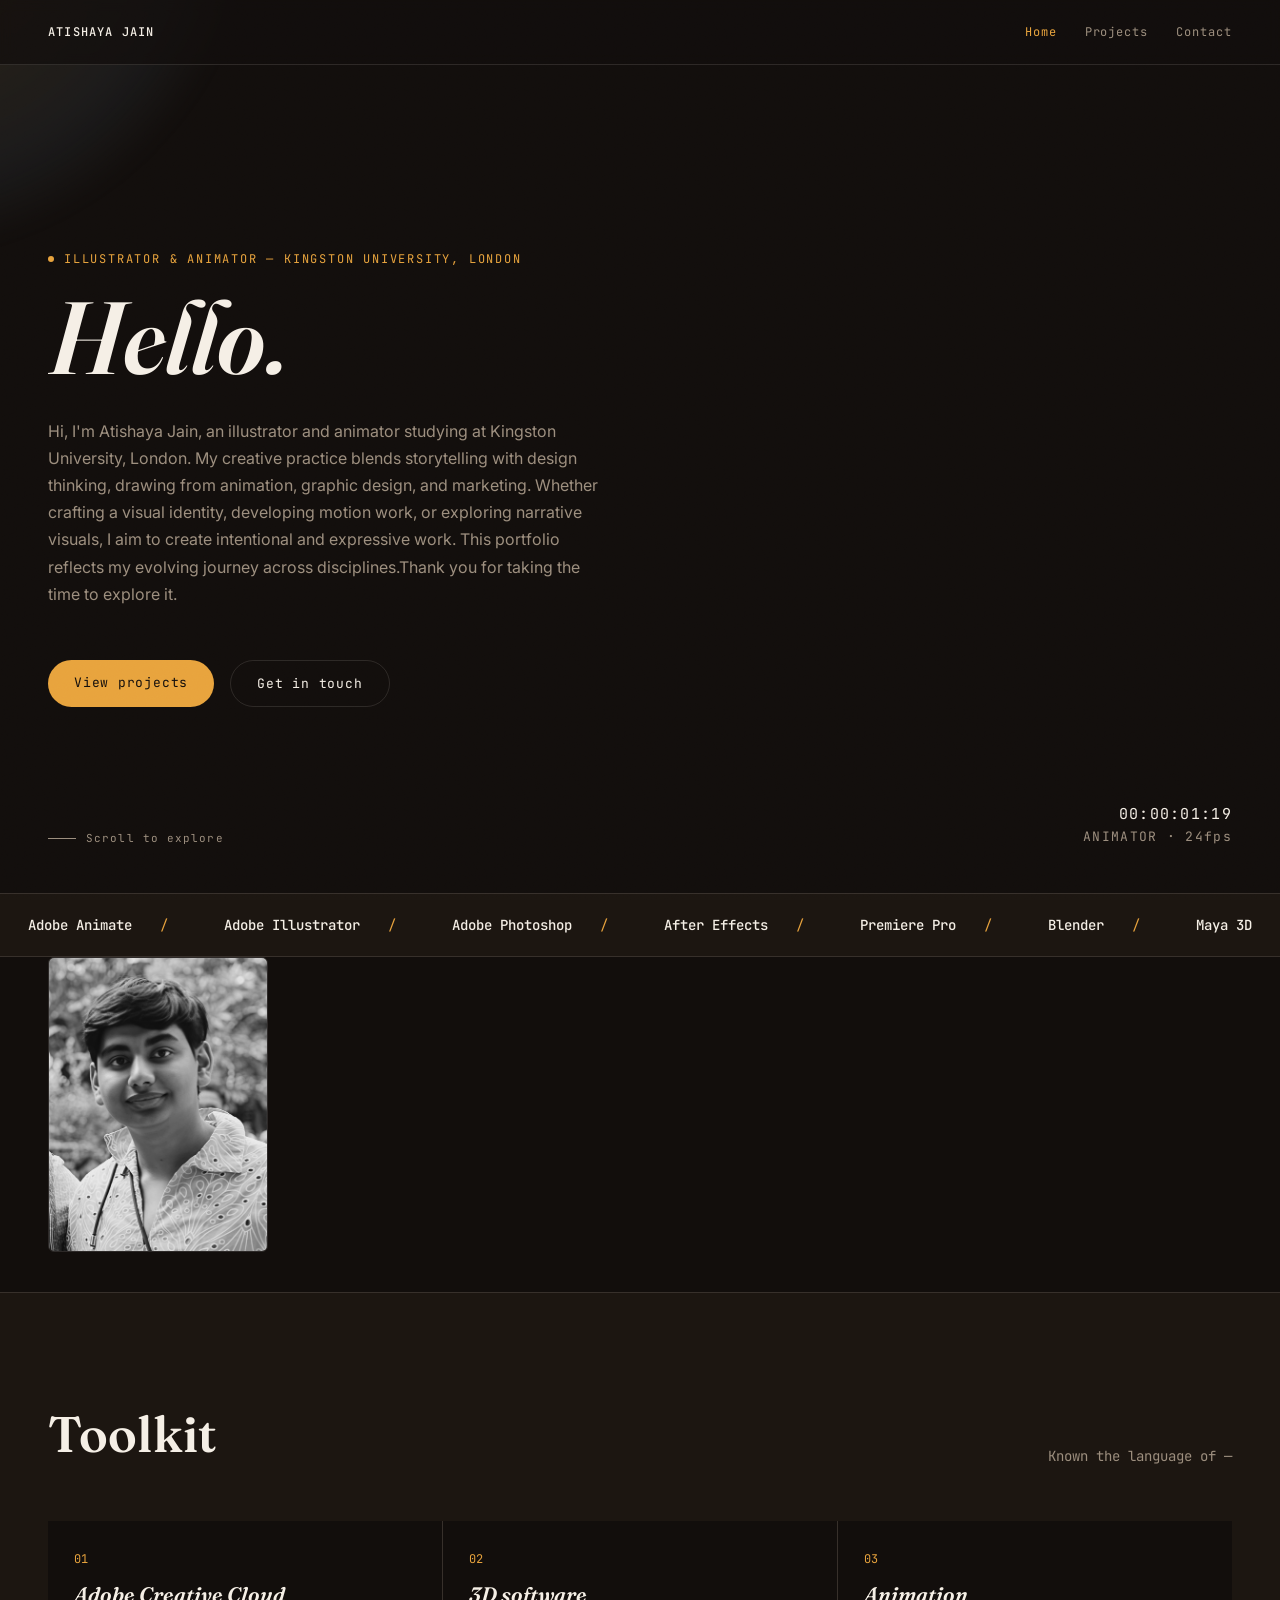
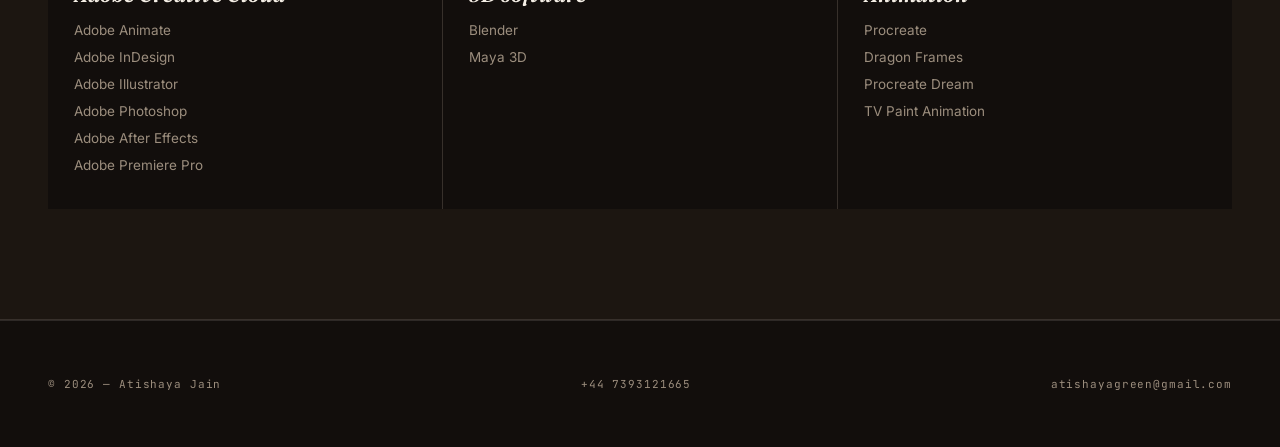
<file: index.html>
<!DOCTYPE html>
<html lang="en">
<head>
<meta charset="UTF-8">
<meta name="viewport" content="width=device-width, initial-scale=1.0">
<title>Atishaya Jain — Illustrator &amp; Animator</title>
<link rel="stylesheet" href="assets/style.css">
</head>
<body>

<div class="grain"></div>
<div class="blob" id="blob"></div>

<nav>
  <a class="mark" href="index.html">ATISHAYA JAIN</a>
  <div class="links">
    <a href="index.html" class="active">Home</a>
    <a href="projects.html">Projects</a>
    <a href="contact.html">Contact</a>
  </div>
</nav>

<section class="hero">
  <div class="hero-eyebrow"><span class="dot"></span> Illustrator &amp; animator — Kingston University, London</div>
  <h1 class="kinetic" id="kinetic-title">
    <span class="word"><span style="animation-delay:.05s">Hello.</span></span>
  </h1>
  <p class="hero-sub">Hi, I'm Atishaya Jain, an illustrator and animator studying at Kingston University, London. My creative practice blends storytelling with design thinking, drawing from animation, graphic design, and marketing. Whether crafting a visual identity, developing motion work, or exploring narrative visuals, I aim to create intentional and expressive work. This portfolio reflects my evolving journey across disciplines.Thank you for taking the time to explore it.</p>
  <div class="hero-actions">
    <a class="btn primary" href="projects.html">View projects</a>
    <a class="btn ghost" href="contact.html">Get in touch</a>
  </div>
  <div class="scroll-hint"><div class="line"></div> Scroll to explore</div>
  <div class="timecode"><span class="big" id="tc">00:00:00:00</span>ANIMATOR · 24fps</div>
</section>

<div class="marquee-wrap">
  <div class="marquee" id="marquee"></div>
</div>

<div class="headshot-wrap reveal">
  <img src="assets/media/headshot.png" alt="Portrait of Atishaya Jain">
</div>

<section class="skills" id="skills">
  <div class="section-head">
    <h2>Toolkit</h2>
    <p>Known the language of —</p>
  </div>
  <div class="skills-grid">
    <div class="skill reveal">
      <span class="idx">01</span>
      <h4>Adobe Creative Cloud</h4>
      <ul>
        <li>Adobe Animate</li>
        <li>Adobe InDesign</li>
        <li>Adobe Illustrator</li>
        <li>Adobe Photoshop</li>
        <li>Adobe After Effects</li>
        <li>Adobe Premiere Pro</li>
      </ul>
    </div>
    <div class="skill reveal">
      <span class="idx">02</span>
      <h4>3D software</h4>
      <ul>
        <li>Blender</li>
        <li>Maya 3D</li>
      </ul>
    </div>
    <div class="skill reveal">
      <span class="idx">03</span>
      <h4>Animation</h4>
      <ul>
        <li>Procreate</li>
        <li>Dragon Frames</li>
        <li>Procreate Dream</li>
        <li>TV Paint Animation</li>
      </ul>
    </div>
  </div>
</section>

<footer class="site-footer">
  <span>© 2026 — Atishaya Jain</span>
  <span>+44 7393121665</span>
  <span>atishayagreen@gmail.com</span>
</footer>

<script src="assets/script.js"></script>
</body>
</html>
</file>
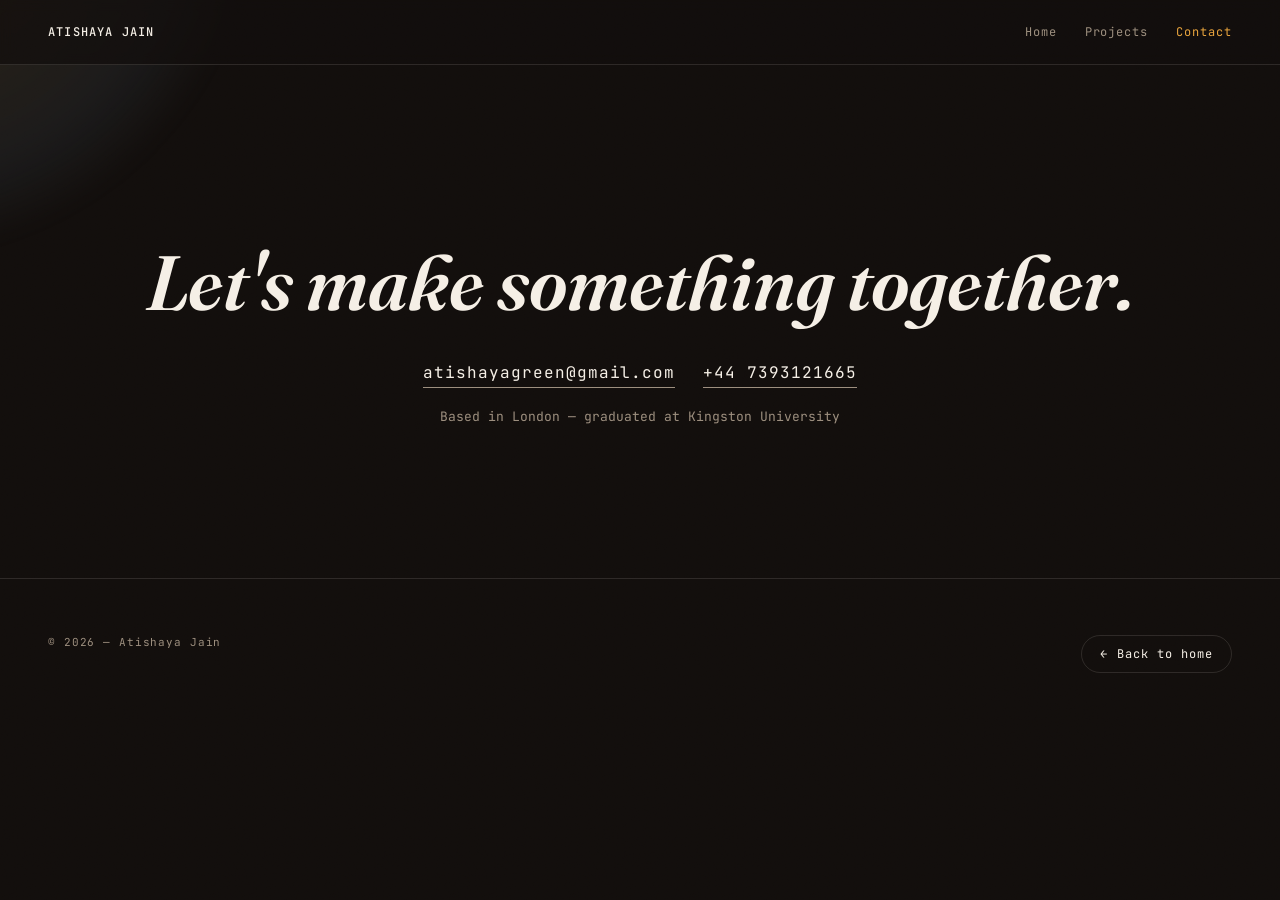
<file: contact.html>
<!DOCTYPE html>
<html lang="en">
<head>
<meta charset="UTF-8">
<meta name="viewport" content="width=device-width, initial-scale=1.0">
<title>Contact — Atishaya Jain</title>
<link rel="stylesheet" href="assets/style.css">
</head>
<body>

<div class="grain"></div>
<div class="blob" id="blob"></div>

<nav>
  <a class="mark" href="index.html">ATISHAYA JAIN</a>
  <div class="links">
    <a href="index.html">Home</a>
    <a href="projects.html">Projects</a>
    <a href="contact.html" class="active">Contact</a>
  </div>
</nav>

<section class="contact-hero reveal in">
  <h1>Let's make something together.</h1>
  <div>
    <a class="cut-link" href="mailto:atishayagreen@gmail.com">atishayagreen@gmail.com</a>
    <a class="cut-link" href="tel:+44 7393121665">+44 7393121665</a>
  </div>
  <p class="contact-details">Based in London — graduated at Kingston University</p>
</section>

<footer class="site-footer">
  <span>© 2026 — Atishaya Jain</span>
  <a class="back-home" href="index.html"><span class="arrow">←</span> Back to home</a>
</footer>

<script src="assets/script.js"></script>
</body>
</html>
</file>
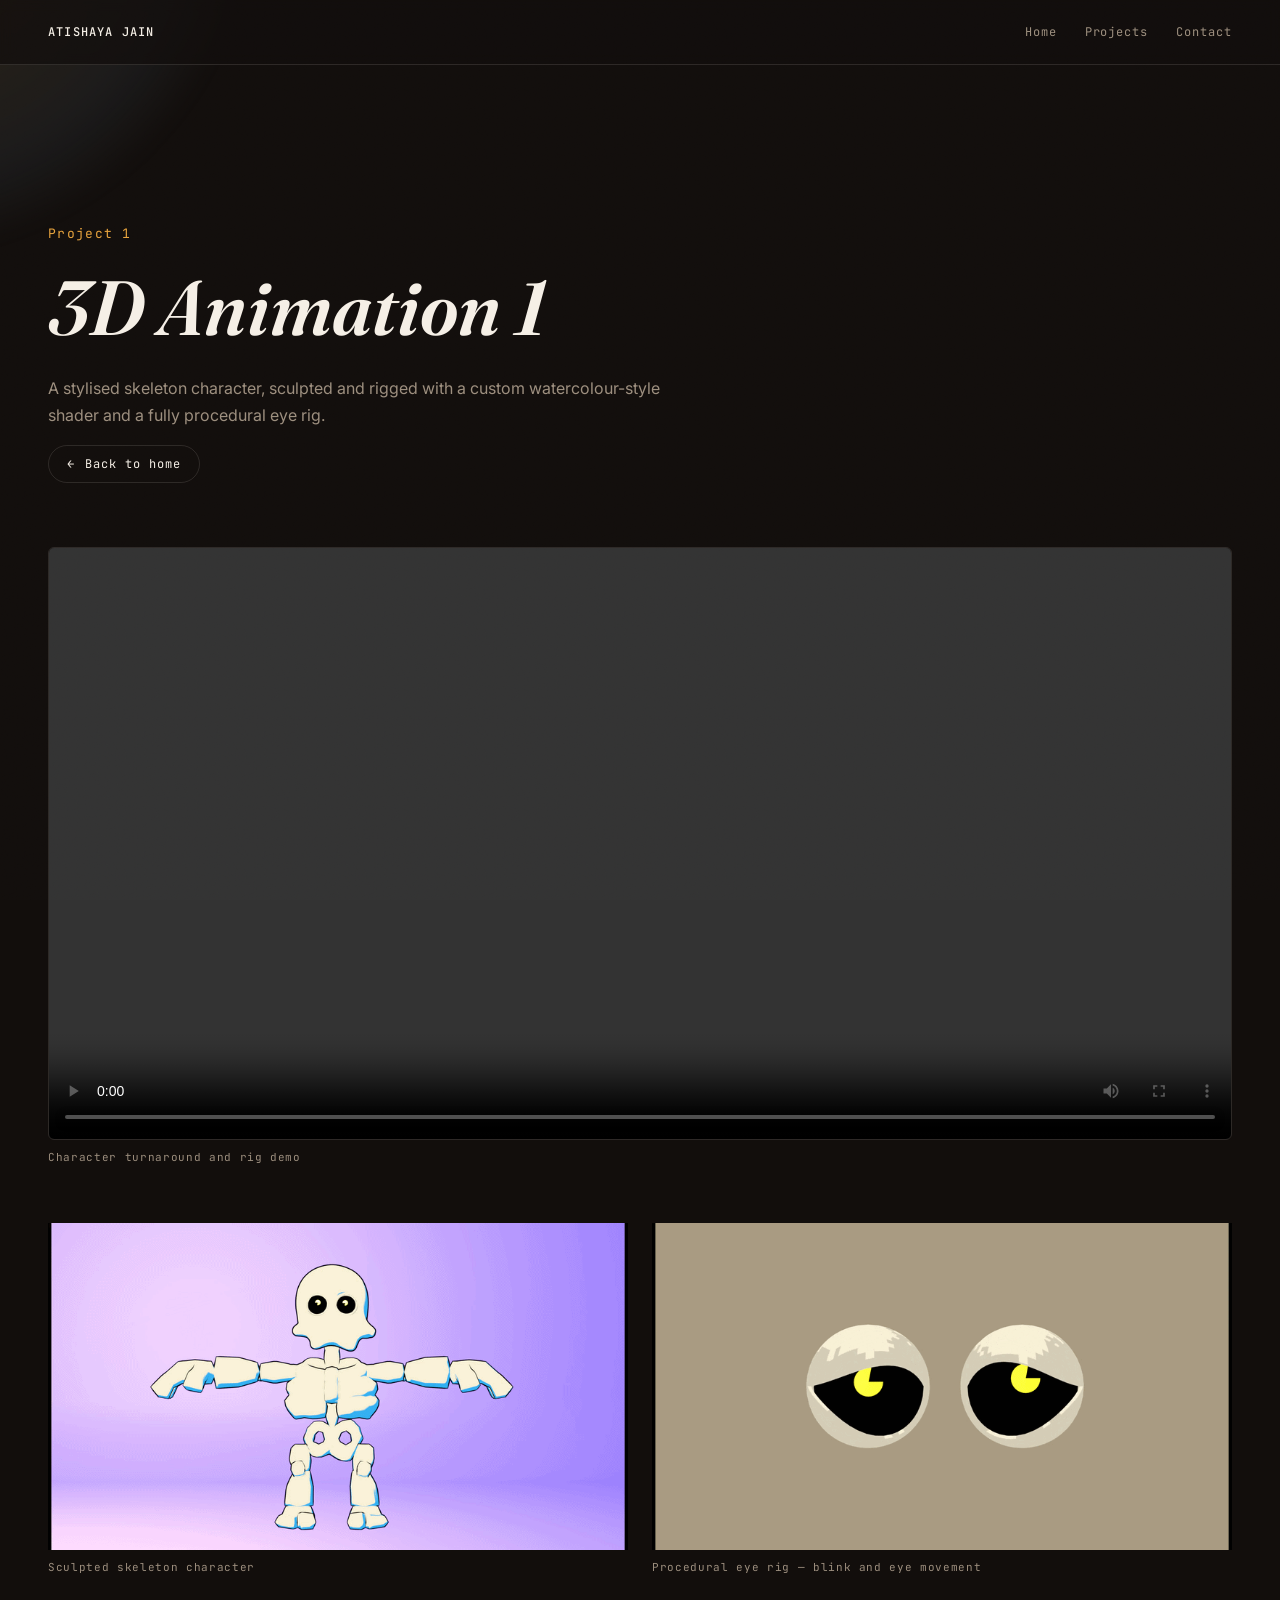
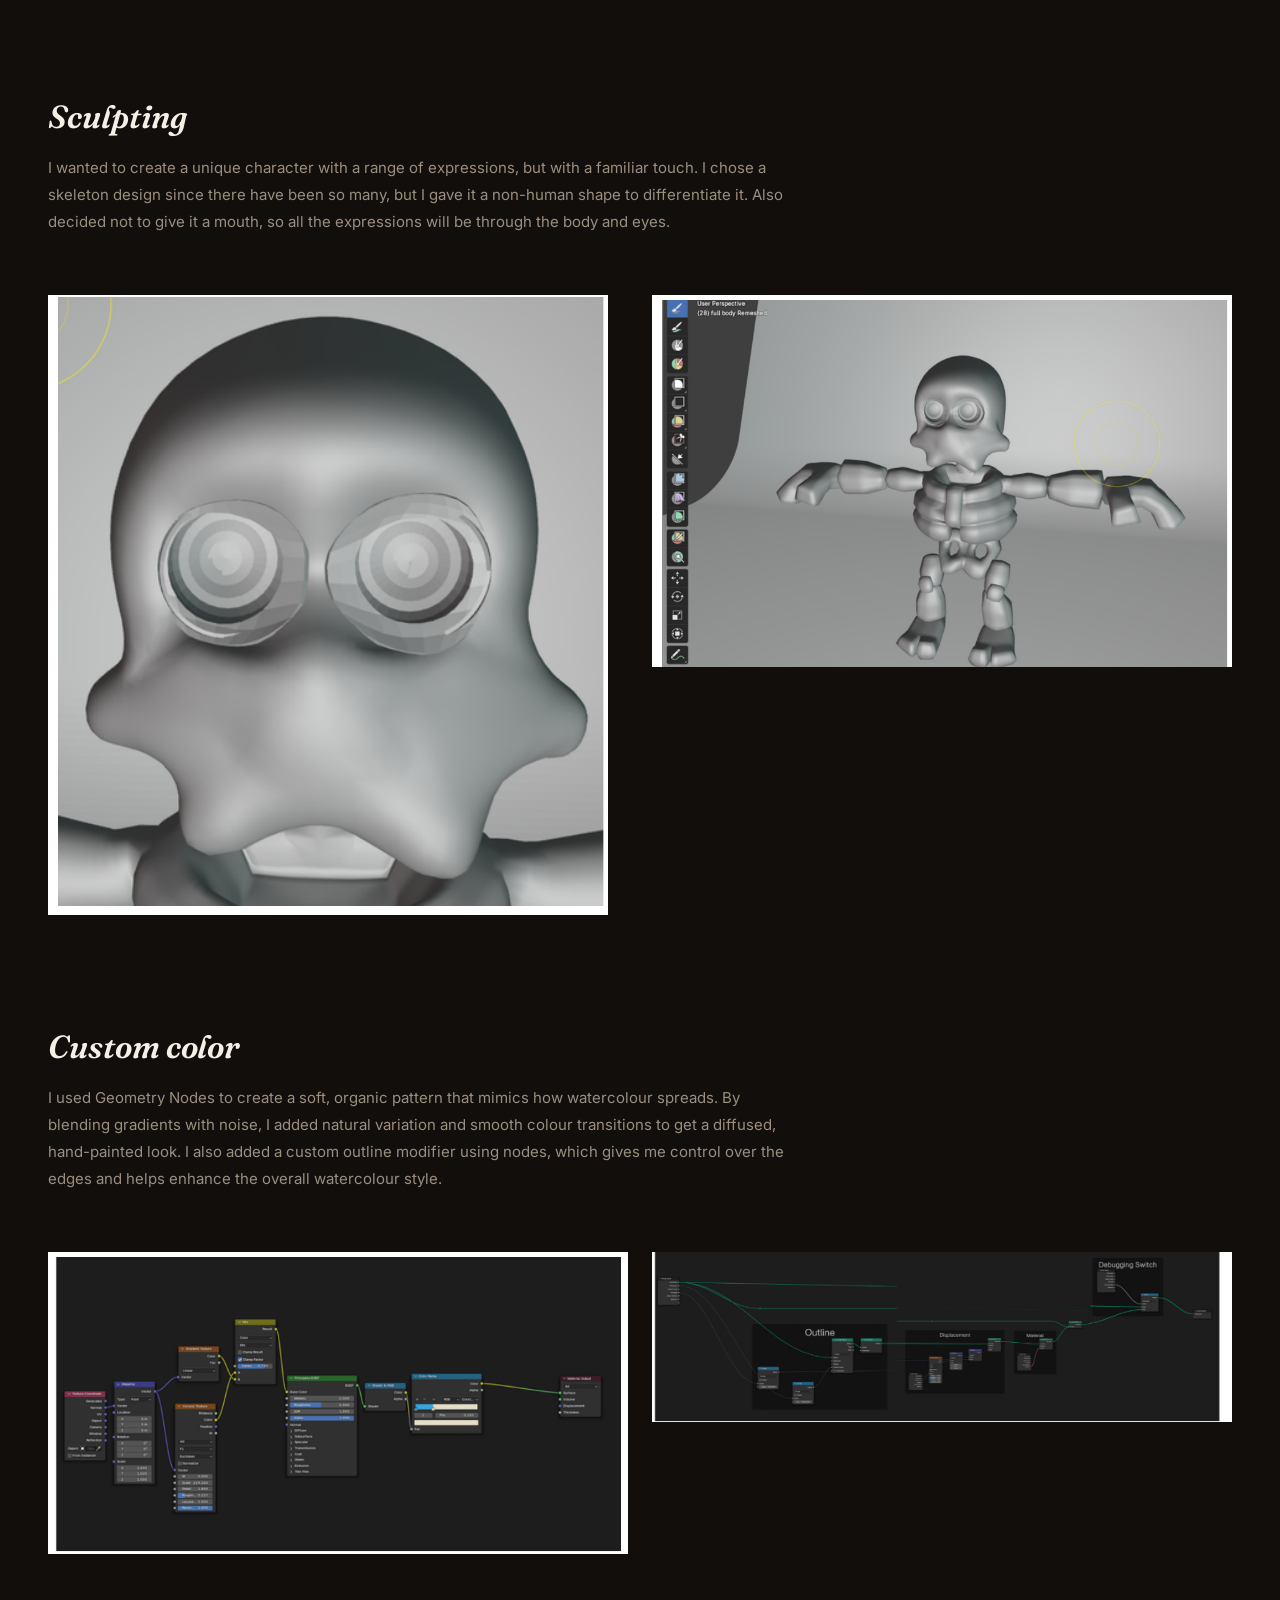
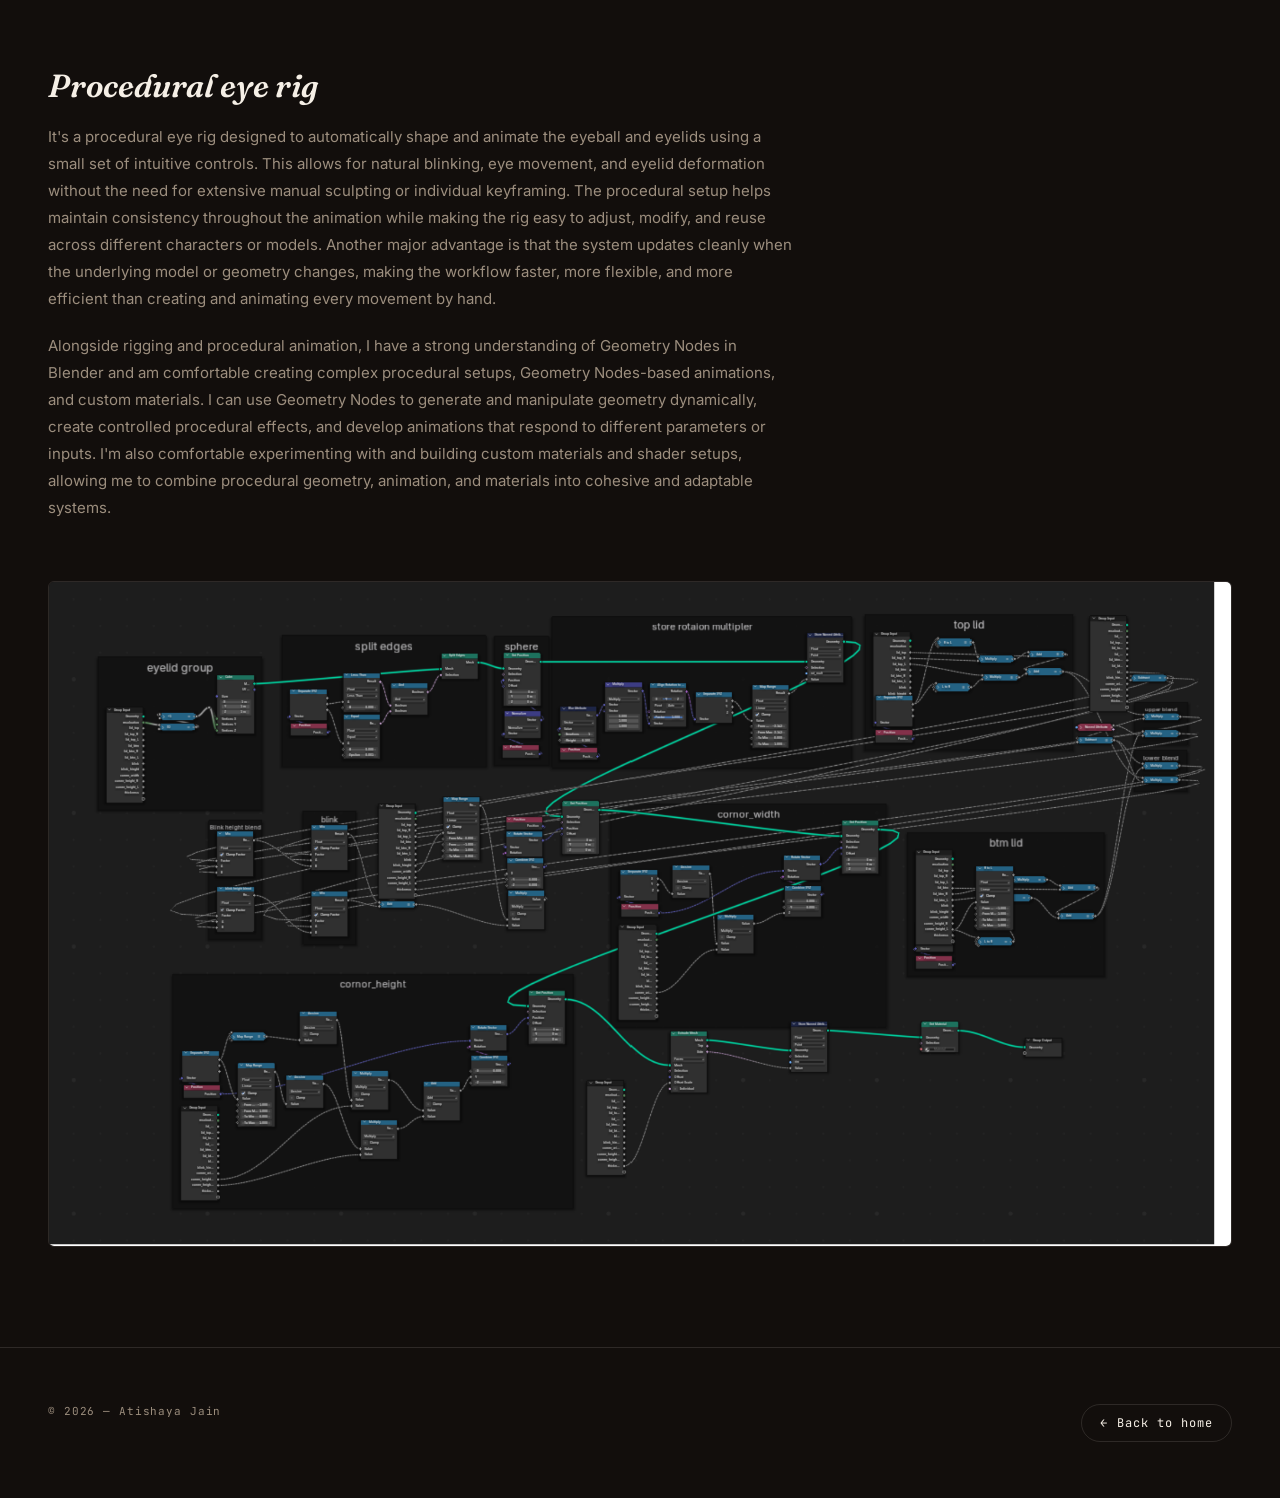
<file: project-1.html>
<!DOCTYPE html>
<html lang="en">
<head>
<meta charset="UTF-8">
<meta name="viewport" content="width=device-width, initial-scale=1.0">
<title>3D Animation 1 — Atishaya Jain</title>
<link rel="stylesheet" href="assets/style.css">
</head>
<body>

<div class="grain"></div>
<div class="blob" id="blob"></div>

<nav>
  <a class="mark" href="index.html">ATISHAYA JAIN</a>
  <div class="links">
    <a href="index.html">Home</a>
    <a href="projects.html">Projects</a>
    <a href="contact.html">Contact</a>
  </div>
</nav>

<section class="project-hero">
  <span class="num">Project 1</span>
  <h1 class="reveal in">3D Animation 1</h1>
  <p class="lede reveal in">A stylised skeleton character, sculpted and rigged with a custom watercolour-style shader and a fully procedural eye rig.</p>
  <a class="back-home" href="index.html"><span class="arrow">←</span> Back to home</a>
</section>

<div class="media-block reveal">
  <video controls playsinline src="assets/media/project_1.mp4"></video>
  <p class="media-caption">Character turnaround and rig demo</p>
</div>

<div class="media-grid">
  <div class="reveal">
    <img src="assets/media/project_1_gif.gif" alt="Skeleton character model turnaround">
    <p class="media-caption">Sculpted skeleton character</p>
  </div>
  <div class="reveal">
    <img src="assets/media/project_1_gif_2.gif" alt="Procedural eye rig demo showing blinking and eye movement">
    <p class="media-caption">Procedural eye rig — blink and eye movement</p>
  </div>
</div>

<div class="info-block reveal">
  <h2>Sculpting</h2>
  <p>I wanted to create a unique character with a range of expressions, but with a familiar touch. I chose a skeleton design since there have been so many, but I gave it a non-human shape to differentiate it. Also decided not to give it a mouth, so all the expressions will be through the body and eyes.</p>
</div>
<div class="media-grid">
  <div class="reveal"><img src="assets/renders_clean/p1-1a.png" alt="Sculpted skeleton character head, close-up"></div>
  <div class="reveal"><img src="assets/renders_clean/p1-1b.png" alt="Sculpted skeleton character, full body"></div>
</div>

<div class="info-block reveal">
  <h2>Custom color</h2>
  <p>I used Geometry Nodes to create a soft, organic pattern that mimics how watercolour spreads. By blending gradients with noise, I added natural variation and smooth colour transitions to get a diffused, hand-painted look. I also added a custom outline modifier using nodes, which gives me control over the edges and helps enhance the overall watercolour style.</p>
</div>
<div class="media-grid">
  <div class="reveal"><img src="assets/renders_clean/p1-2a.png" alt="Material shader node graph"></div>
  <div class="reveal"><img src="assets/renders_clean/p1-2b.png" alt="Outline material node graph"></div>
</div>

<div class="info-block reveal">
  <h2>Procedural eye rig</h2>
  <p>It's a procedural eye rig designed to automatically shape and animate the eyeball and eyelids using a small set of intuitive controls. This allows for natural blinking, eye movement, and eyelid deformation without the need for extensive manual sculpting or individual keyframing. The procedural setup helps maintain consistency throughout the animation while making the rig easy to adjust, modify, and reuse across different characters or models. Another major advantage is that the system updates cleanly when the underlying model or geometry changes, making the workflow faster, more flexible, and more efficient than creating and animating every movement by hand.</p>
  <p>Alongside rigging and procedural animation, I have a strong understanding of Geometry Nodes in Blender and am comfortable creating complex procedural setups, Geometry Nodes-based animations, and custom materials. I can use Geometry Nodes to generate and manipulate geometry dynamically, create controlled procedural effects, and develop animations that respond to different parameters or inputs. I'm also comfortable experimenting with and building custom materials and shader setups, allowing me to combine procedural geometry, animation, and materials into cohesive and adaptable systems.</p>
</div>

<div class="info-images">
  <div class="reveal"><img src="assets/renders/p1-4.png" alt="Procedural eye rig full node graph"></div>
</div>

<footer class="site-footer">
  <span>© 2026 — Atishaya Jain</span>
  <a class="back-home" href="index.html"><span class="arrow">←</span> Back to home</a>
</footer>

<script src="assets/script.js"></script>
</body>
</html>
</file>
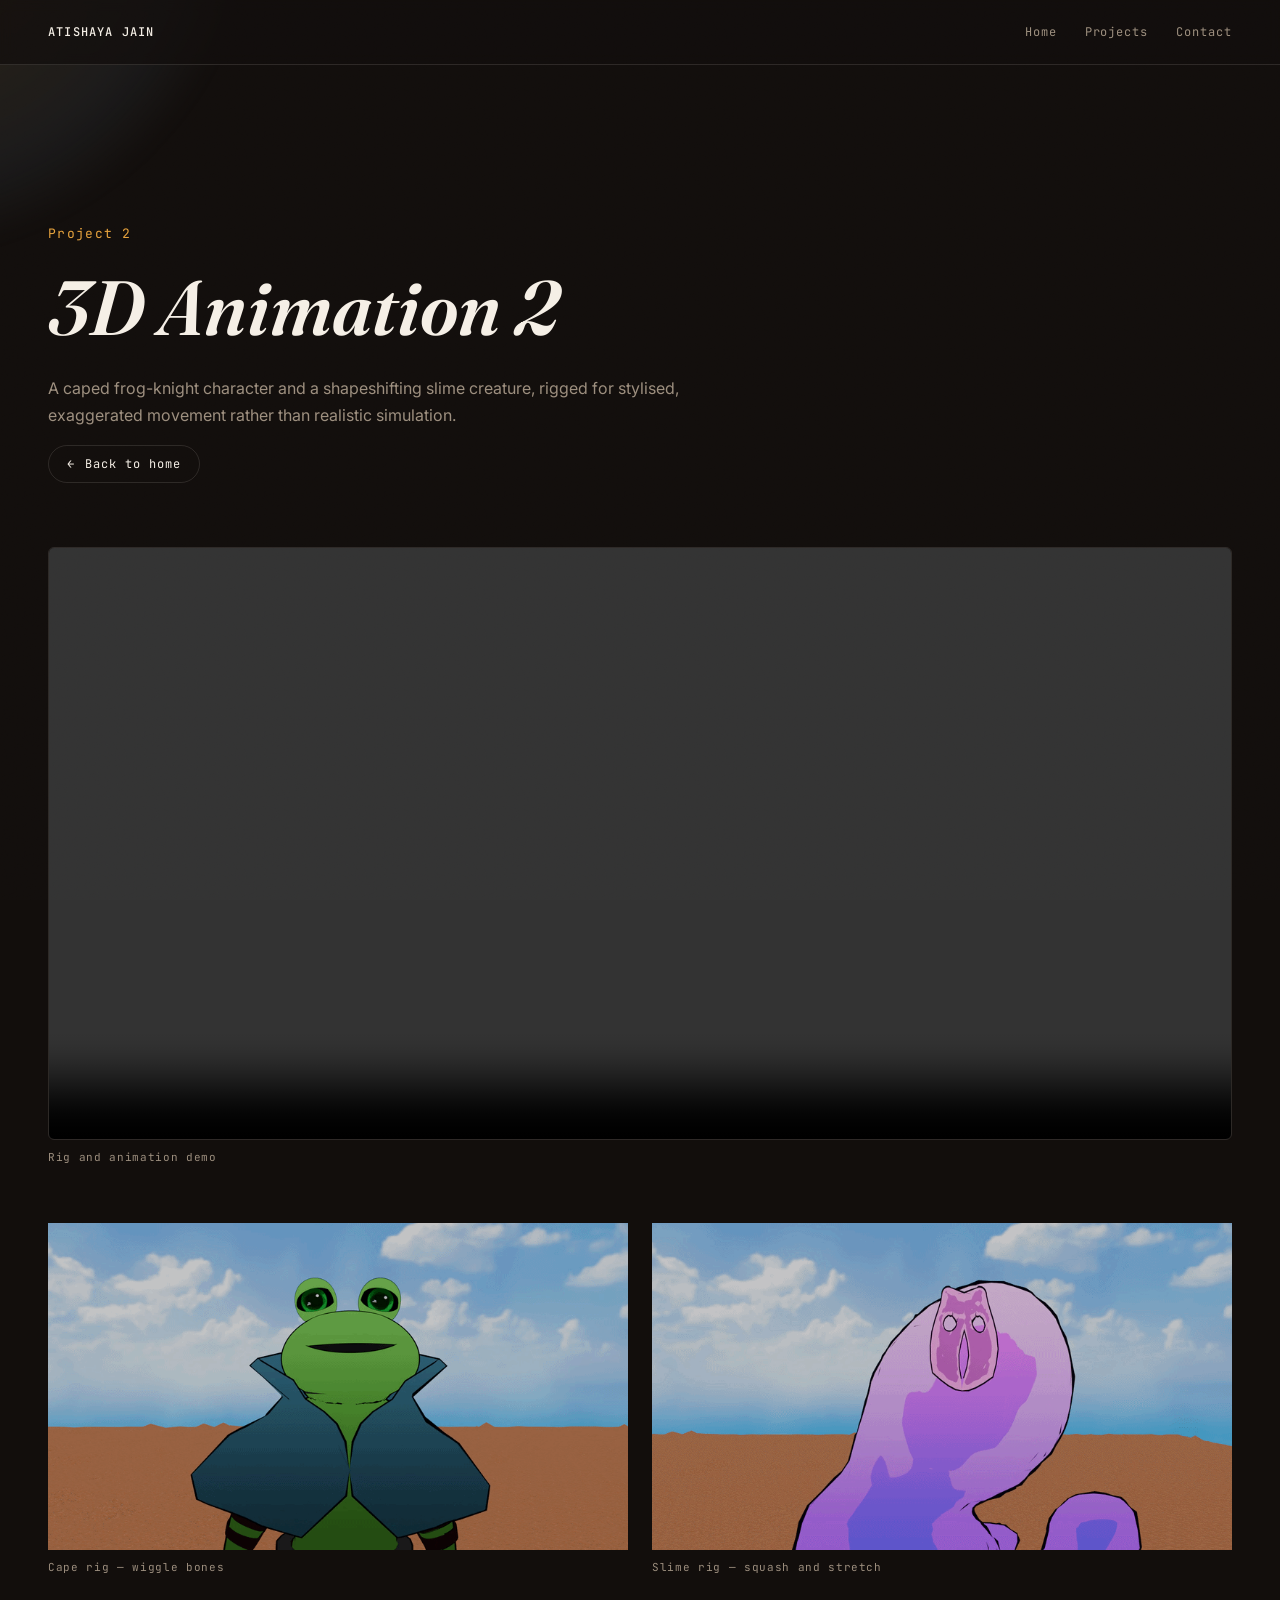
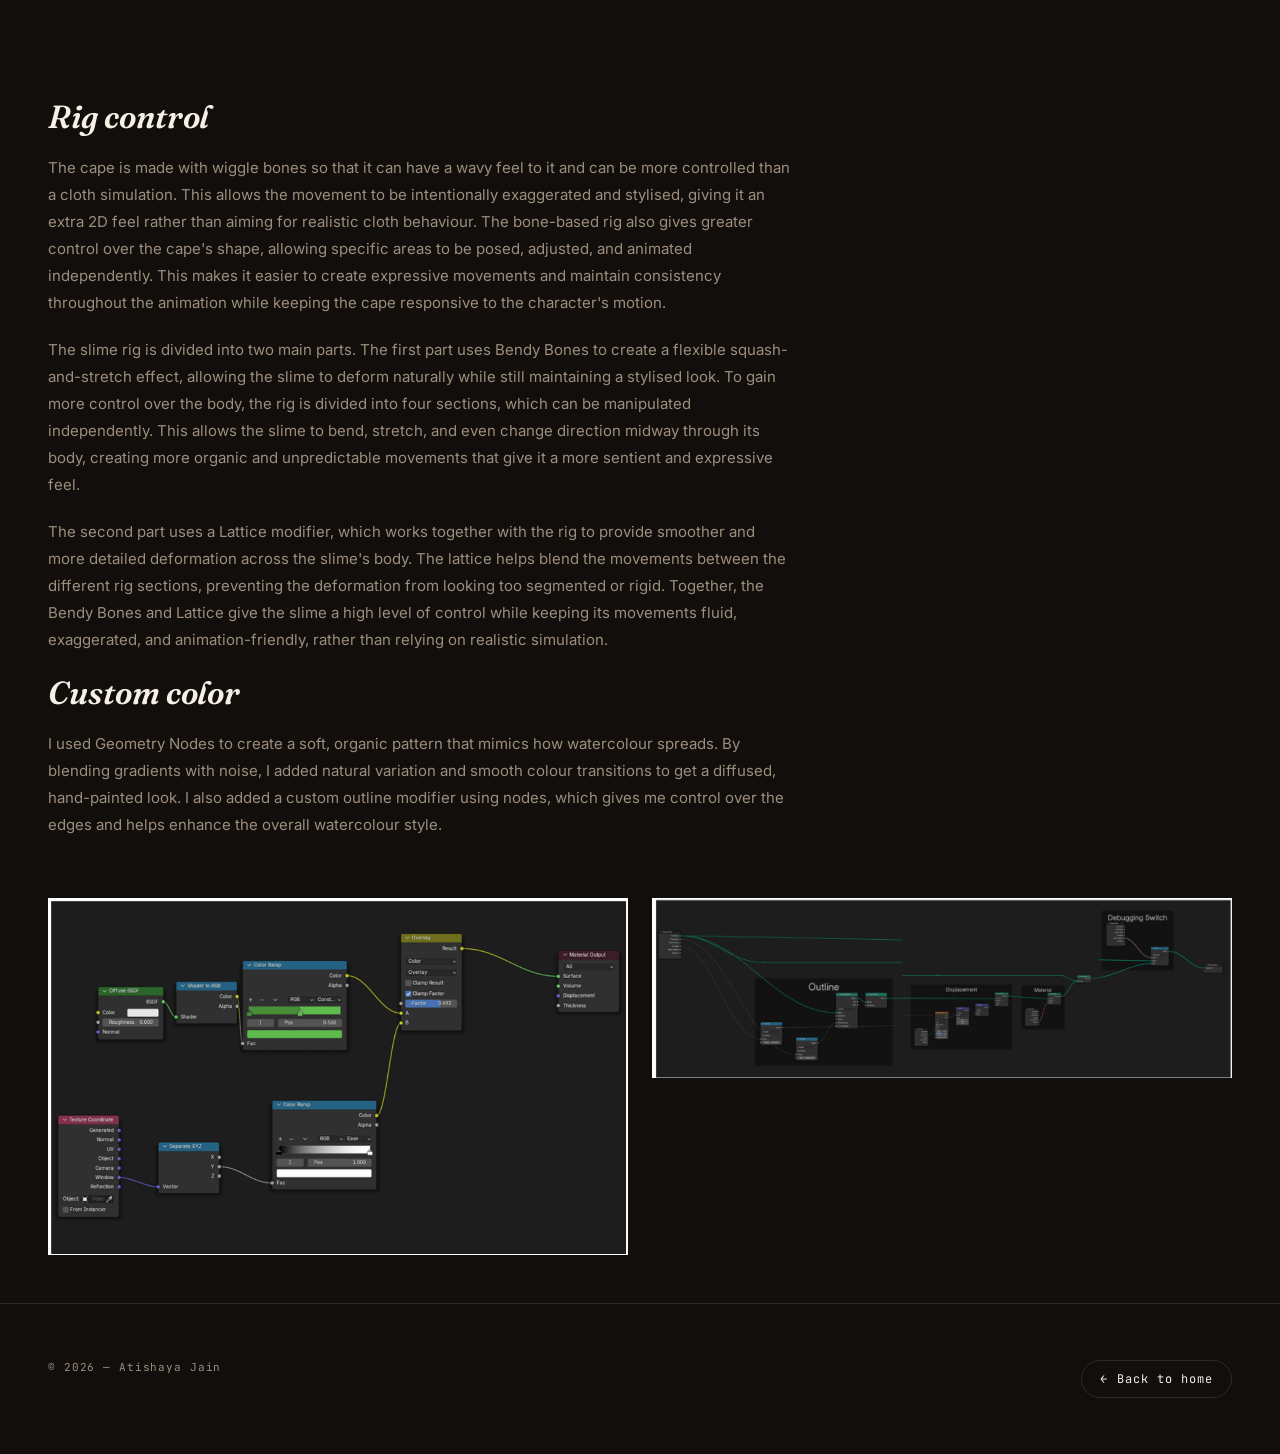
<file: project-2.html>
<!DOCTYPE html>
<html lang="en">
<head>
<meta charset="UTF-8">
<meta name="viewport" content="width=device-width, initial-scale=1.0">
<title>3D Animation 2 — Atishaya Jain</title>
<link rel="stylesheet" href="assets/style.css">
</head>
<body>

<div class="grain"></div>
<div class="blob" id="blob"></div>

<nav>
  <a class="mark" href="index.html">ATISHAYA JAIN</a>
  <div class="links">
    <a href="index.html">Home</a>
    <a href="projects.html">Projects</a>
    <a href="contact.html">Contact</a>
  </div>
</nav>

<section class="project-hero">
  <span class="num">Project 2</span>
  <h1 class="reveal in">3D Animation 2</h1>
  <p class="lede reveal in">A caped frog-knight character and a shapeshifting slime creature, rigged for stylised, exaggerated movement rather than realistic simulation.</p>
  <a class="back-home" href="index.html"><span class="arrow">←</span> Back to home</a>
</section>

<div class="media-block reveal">
  <video controls playsinline src="assets/media/project_2.mp4"></video>
  <p class="media-caption">Rig and animation demo</p>
</div>

<div class="media-grid">
  <div class="reveal">
    <img src="assets/media/project_2_gif.gif" alt="Frog knight character with wiggle-bone cape">
    <p class="media-caption">Cape rig — wiggle bones</p>
  </div>
  <div class="reveal">
    <img src="assets/media/project_2_gif_2.gif" alt="Purple slime creature demonstrating squash and stretch">
    <p class="media-caption">Slime rig — squash and stretch</p>
  </div>
</div>

<div class="info-block reveal">
  <h2>Rig control</h2>
  <p>The cape is made with wiggle bones so that it can have a wavy feel to it and can be more controlled than a cloth simulation. This allows the movement to be intentionally exaggerated and stylised, giving it an extra 2D feel rather than aiming for realistic cloth behaviour. The bone-based rig also gives greater control over the cape's shape, allowing specific areas to be posed, adjusted, and animated independently. This makes it easier to create expressive movements and maintain consistency throughout the animation while keeping the cape responsive to the character's motion.</p>
  <p>The slime rig is divided into two main parts. The first part uses Bendy Bones to create a flexible squash-and-stretch effect, allowing the slime to deform naturally while still maintaining a stylised look. To gain more control over the body, the rig is divided into four sections, which can be manipulated independently. This allows the slime to bend, stretch, and even change direction midway through its body, creating more organic and unpredictable movements that give it a more sentient and expressive feel.</p>
  <p>The second part uses a Lattice modifier, which works together with the rig to provide smoother and more detailed deformation across the slime's body. The lattice helps blend the movements between the different rig sections, preventing the deformation from looking too segmented or rigid. Together, the Bendy Bones and Lattice give the slime a high level of control while keeping its movements fluid, exaggerated, and animation-friendly, rather than relying on realistic simulation.</p>

  <h2>Custom color</h2>
  <p>I used Geometry Nodes to create a soft, organic pattern that mimics how watercolour spreads. By blending gradients with noise, I added natural variation and smooth colour transitions to get a diffused, hand-painted look. I also added a custom outline modifier using nodes, which gives me control over the edges and helps enhance the overall watercolour style.</p>
</div>
<div class="media-grid">
  <div class="reveal"><img src="assets/renders_clean/p2-2a.png" alt="Material shader node graph"></div>
  <div class="reveal"><img src="assets/renders_clean/p2-2b.png" alt="Outline material node graph"></div>
</div>

<footer class="site-footer">
  <span>© 2026 — Atishaya Jain</span>
  <a class="back-home" href="index.html"><span class="arrow">←</span> Back to home</a>
</footer>

<script src="assets/script.js"></script>
</body>
</html>
</file>
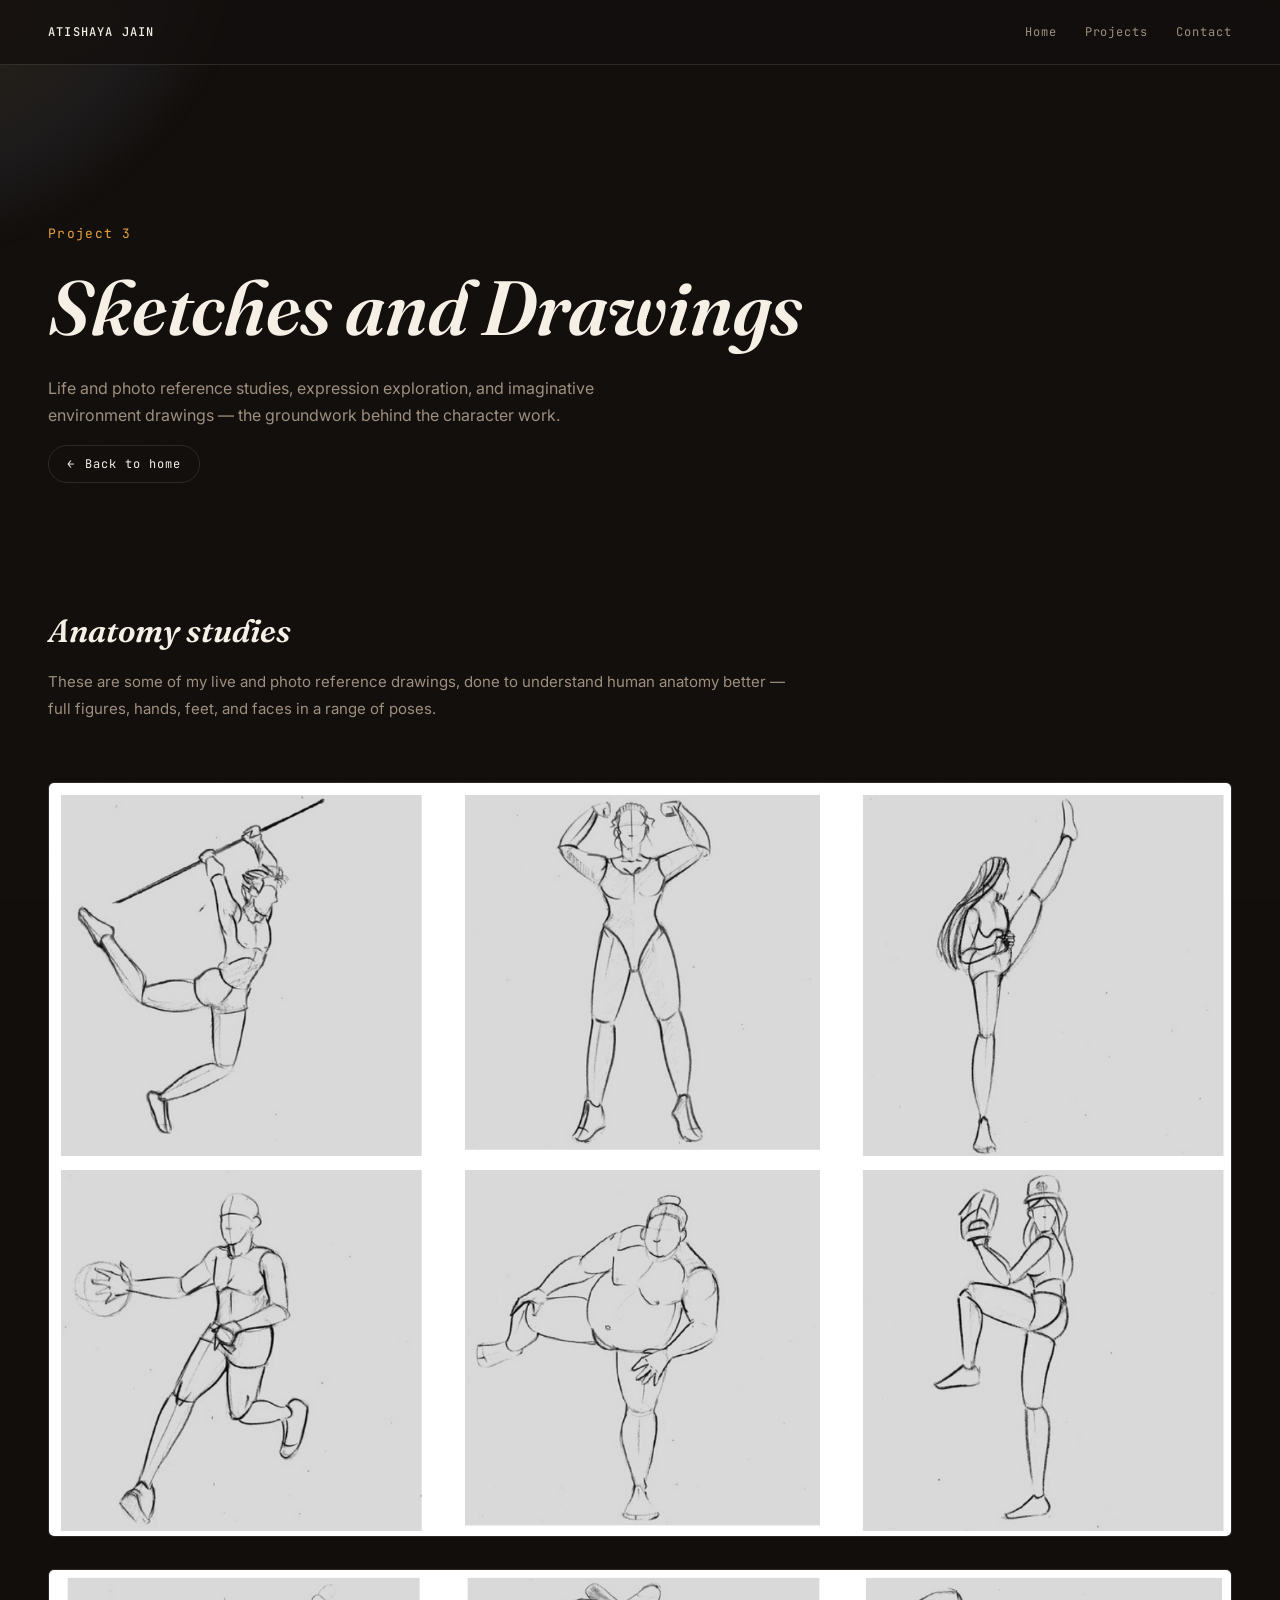
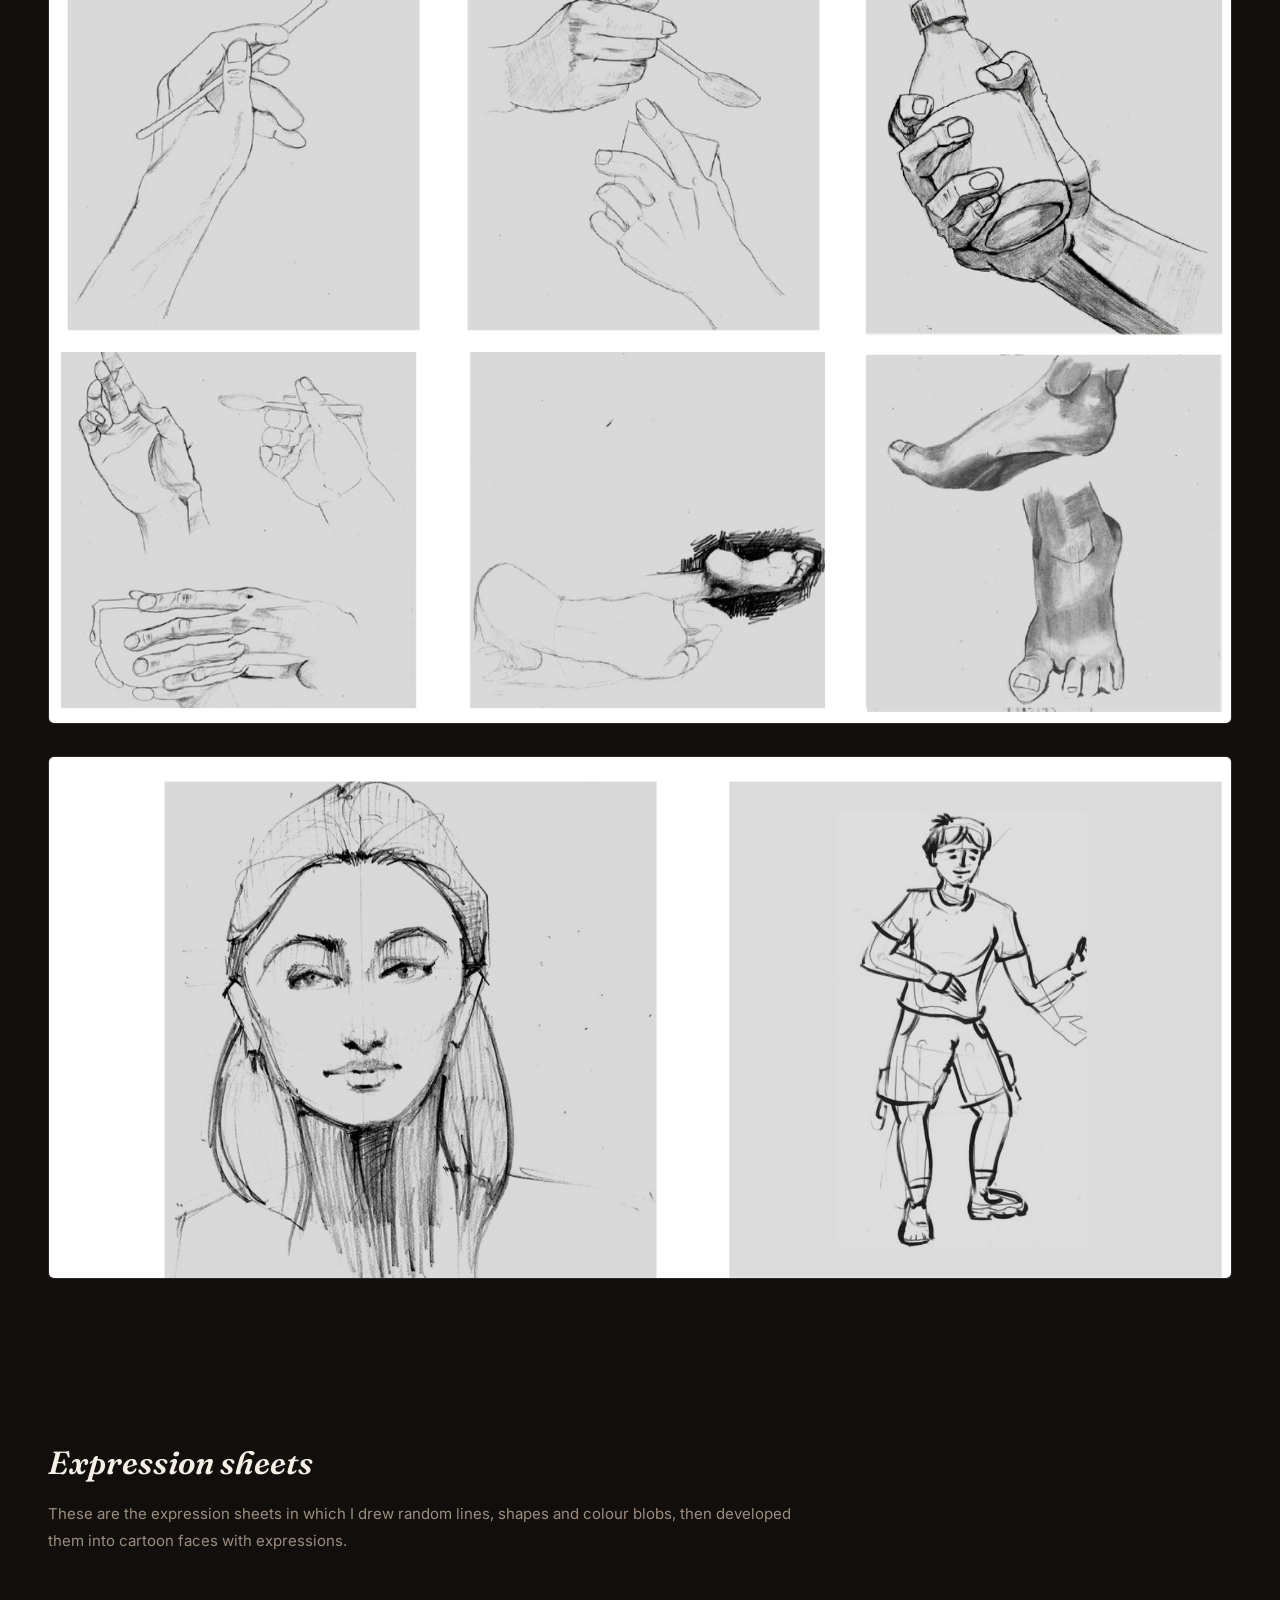
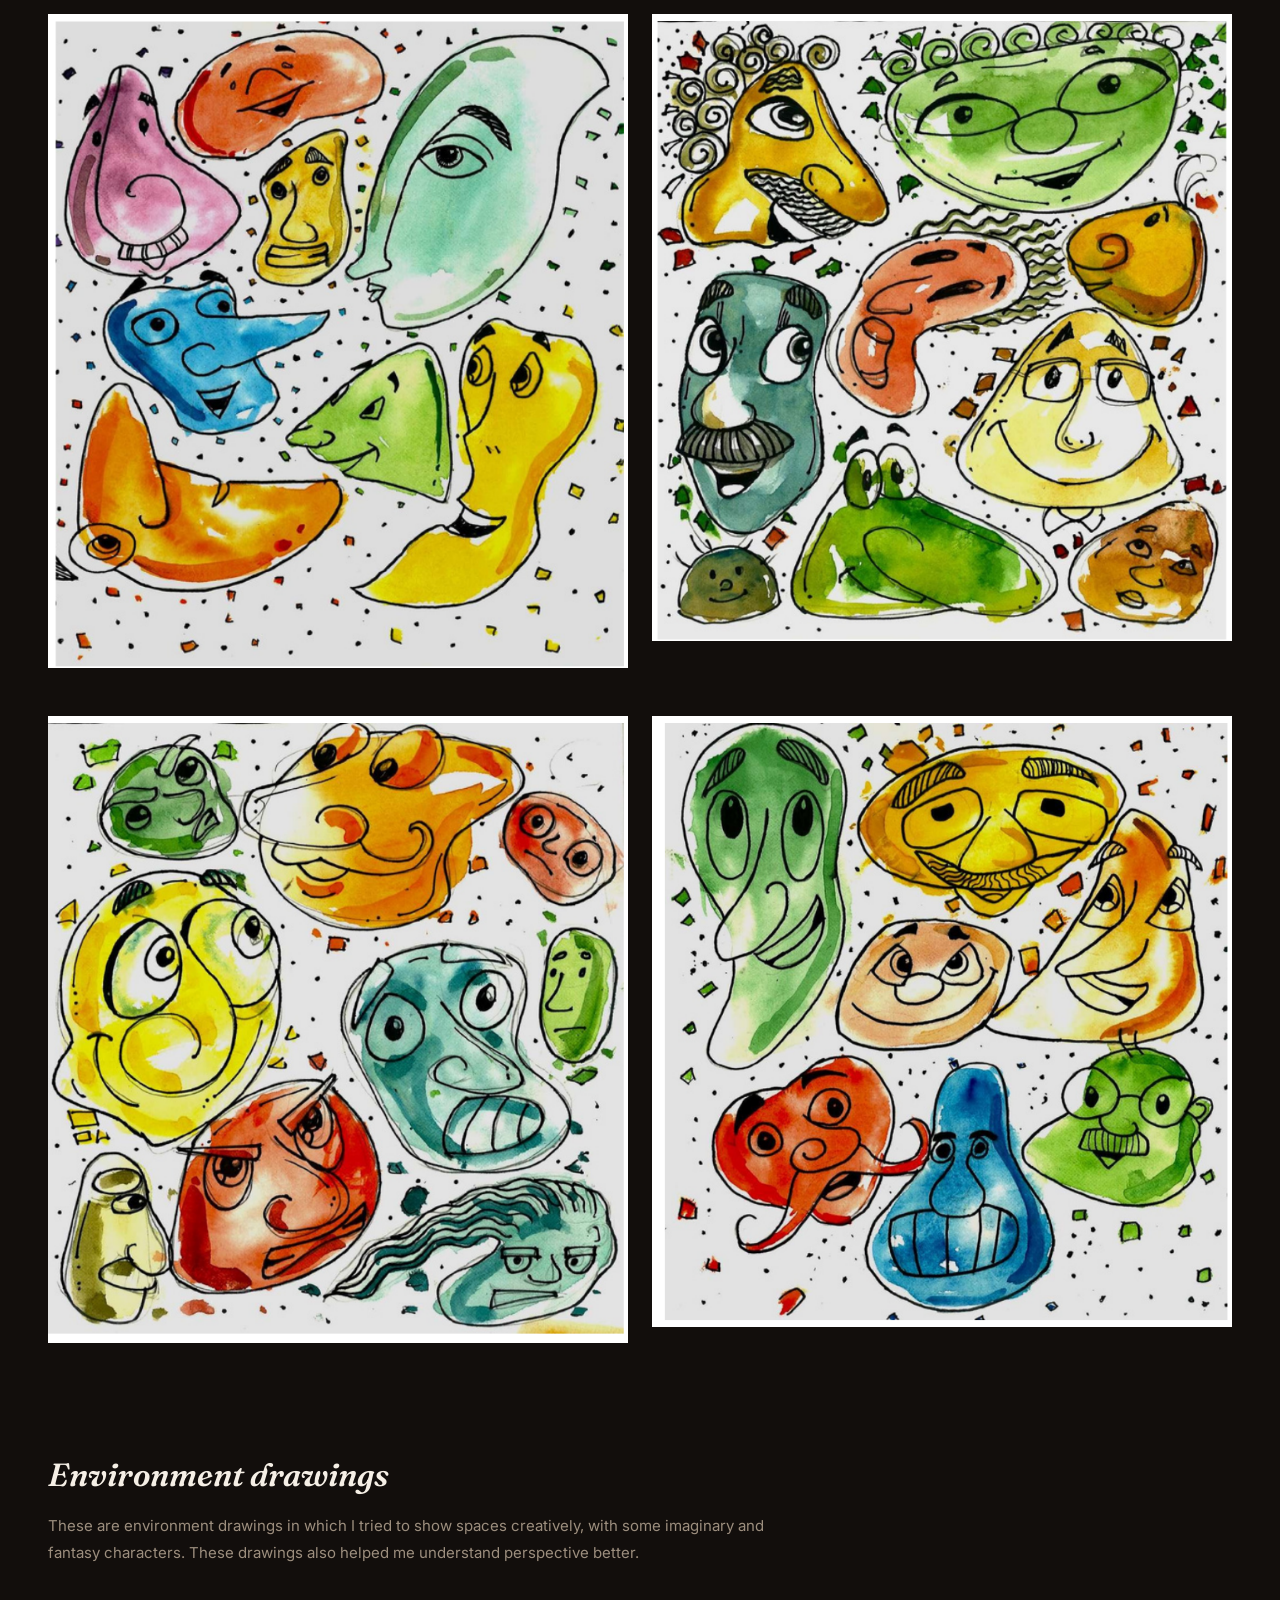
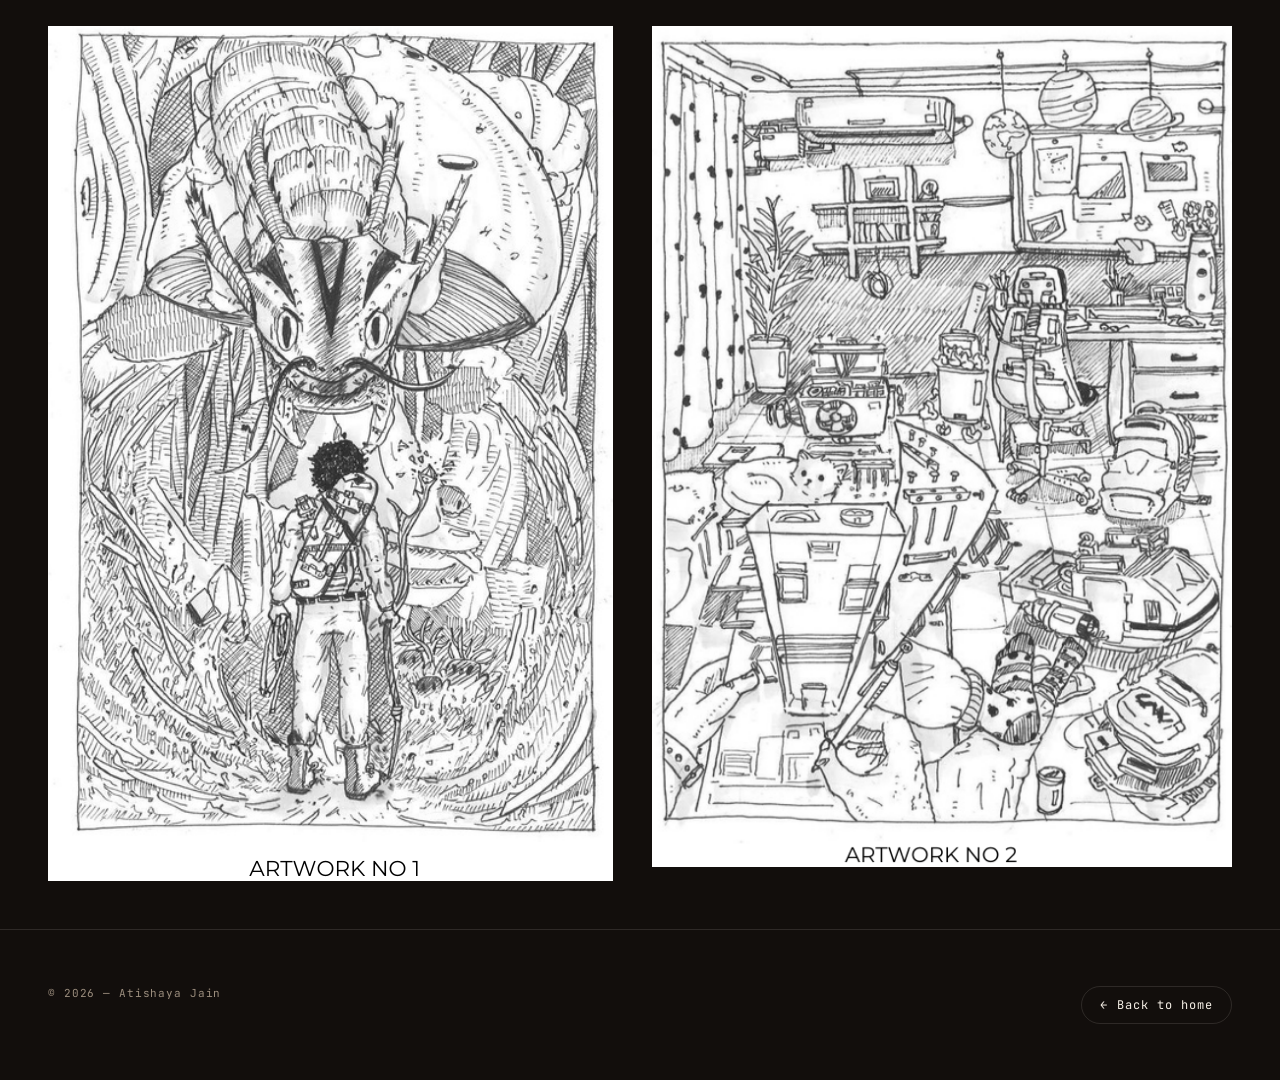
<file: project-3.html>
<!DOCTYPE html>
<html lang="en">
<head>
<meta charset="UTF-8">
<meta name="viewport" content="width=device-width, initial-scale=1.0">
<title>Sketches and Drawings — Atishaya Jain</title>
<link rel="stylesheet" href="assets/style.css">
</head>
<body>

<div class="grain"></div>
<div class="blob" id="blob"></div>

<nav>
  <a class="mark" href="index.html">ATISHAYA JAIN</a>
  <div class="links">
    <a href="index.html">Home</a>
    <a href="projects.html">Projects</a>
    <a href="contact.html">Contact</a>
  </div>
</nav>

<section class="project-hero">
  <span class="num">Project 3</span>
  <h1 class="reveal in">Sketches and Drawings</h1>
  <p class="lede reveal in">Life and photo reference studies, expression exploration, and imaginative environment drawings — the groundwork behind the character work.</p>
  <a class="back-home" href="index.html"><span class="arrow">←</span> Back to home</a>
</section>

<div class="info-block reveal">
  <h2>Anatomy studies</h2>
  <p>These are some of my live and photo reference drawings, done to understand human anatomy better — full figures, hands, feet, and faces in a range of poses.</p>
</div>

<div class="info-images">
  <div class="reveal"><img src="assets/renders_clean/p3-1.png" alt="Life and photo reference figure drawings"></div>
  <div class="reveal"><img src="assets/renders_clean/p3-2.png" alt="Hand and foot anatomy reference studies"></div>
  <div class="reveal"><img src="assets/renders_clean/p3-3.png" alt="Face and figure reference studies"></div>
</div>

<div class="info-block reveal">
  <h2>Expression sheets</h2>
  <p>These are the expression sheets in which I drew random lines, shapes and colour blobs, then developed them into cartoon faces with expressions.</p>
</div>

<div class="media-grid">
  <div class="reveal"><img src="assets/renders_clean/p3-4a.png" alt="Expression sheet — cartoon faces developed from random shapes, set one"></div>
  <div class="reveal"><img src="assets/renders_clean/p3-4b.png" alt="Expression sheet — cartoon faces developed from random shapes, set two"></div>
</div>
<div class="media-grid">
  <div class="reveal"><img src="assets/renders_clean/p3-5a.png" alt="Expression sheet — cartoon faces developed from random shapes, set three"></div>
  <div class="reveal"><img src="assets/renders_clean/p3-5b.png" alt="Expression sheet — cartoon faces developed from random shapes, set four"></div>
</div>

<div class="info-block reveal">
  <h2>Environment drawings</h2>
  <p>These are environment drawings in which I tried to show spaces creatively, with some imaginary and fantasy characters. These drawings also helped me understand perspective better.</p>
</div>

<div class="media-grid">
  <div class="reveal"><img src="assets/renders_clean/p3-6a.png" alt="Environment drawing — Artwork No 1"></div>
  <div class="reveal"><img src="assets/renders_clean/p3-6b.png" alt="Environment drawing — Artwork No 2"></div>
</div>

<footer class="site-footer">
  <span>© 2026 — Atishaya Jain</span>
  <a class="back-home" href="index.html"><span class="arrow">←</span> Back to home</a>
</footer>

<script src="assets/script.js"></script>
</body>
</html>
</file>
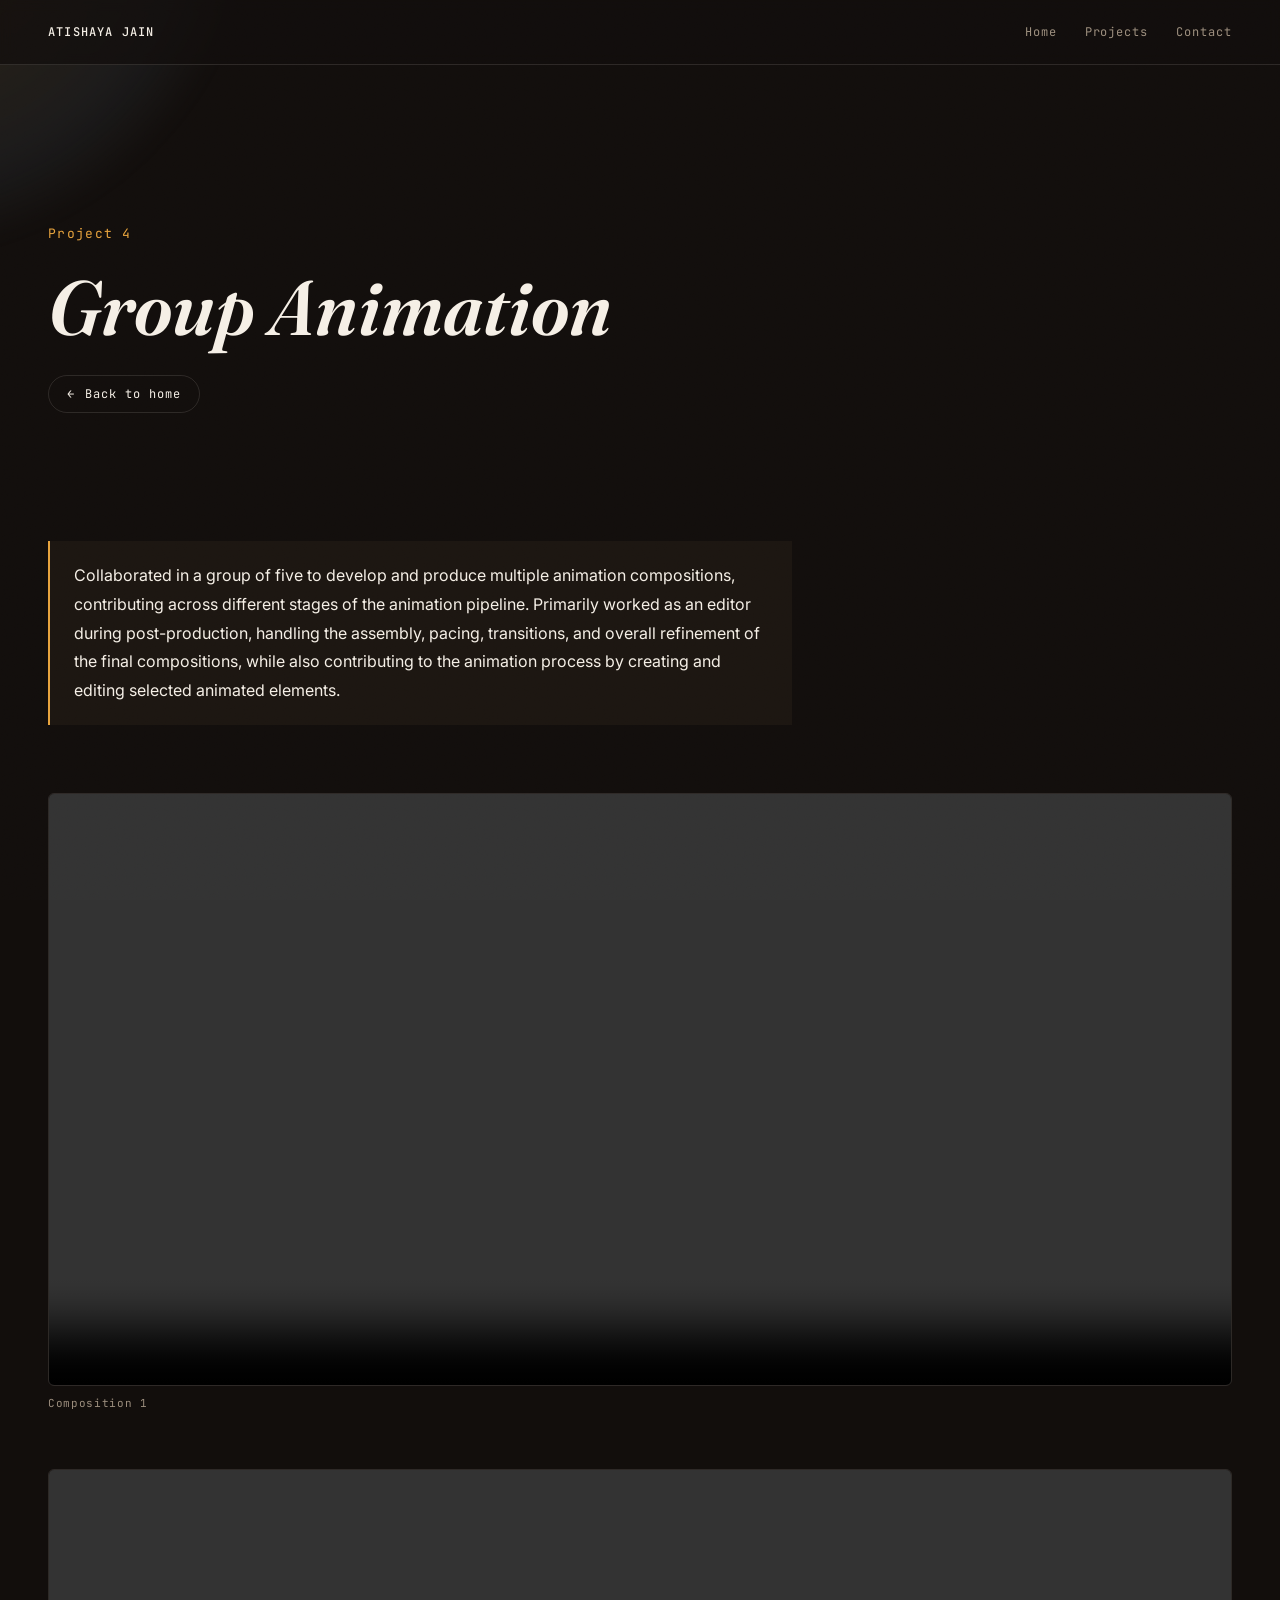
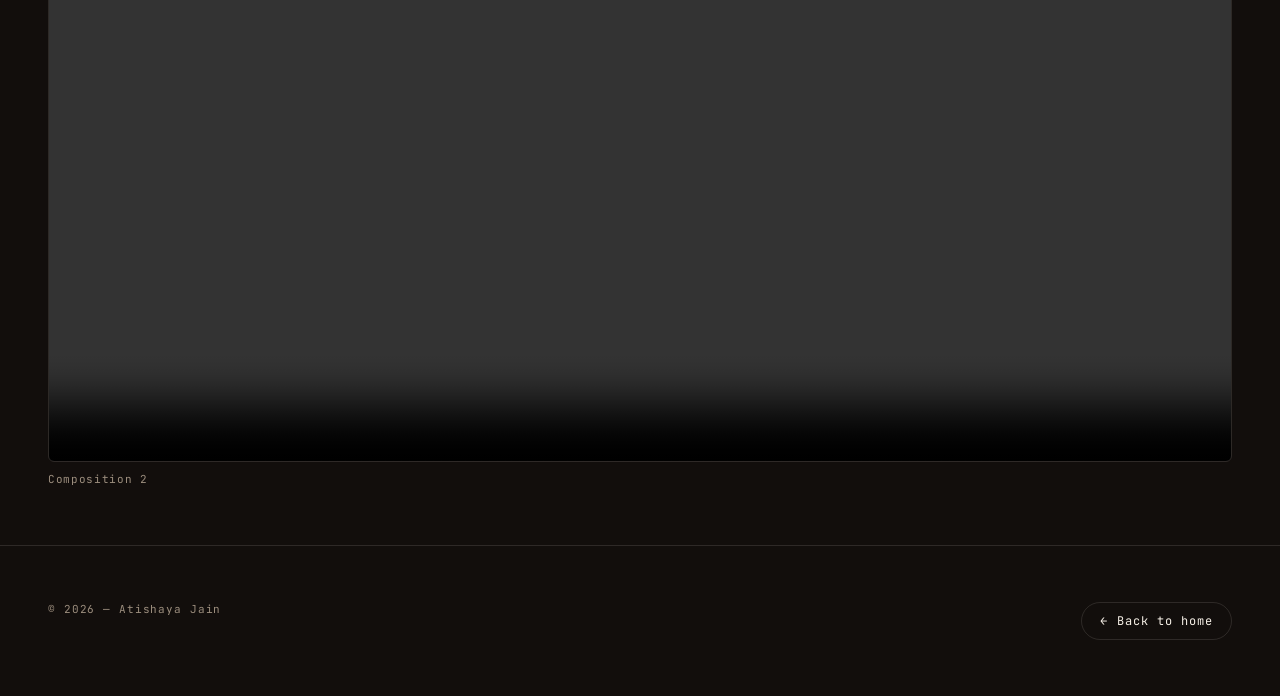
<file: project-4.html>
<!DOCTYPE html>
<html lang="en">
<head>
<meta charset="UTF-8">
<meta name="viewport" content="width=device-width, initial-scale=1.0">
<title>Group Animation — Atishaya Jain</title>
<link rel="stylesheet" href="assets/style.css">
</head>
<body>

<div class="grain"></div>
<div class="blob" id="blob"></div>

<nav>
  <a class="mark" href="index.html">ATISHAYA JAIN</a>
  <div class="links">
    <a href="index.html">Home</a>
    <a href="projects.html">Projects</a>
    <a href="contact.html">Contact</a>
  </div>
</nav>

<section class="project-hero">
  <span class="num">Project 4</span>
  <h1 class="reveal in">Group Animation</h1>
  <a class="back-home" href="index.html"><span class="arrow">←</span> Back to home</a>
</section>

<div class="info-block reveal">
  <p class="lead-note">Collaborated in a group of five to develop and produce multiple animation compositions, contributing across different stages of the animation pipeline. Primarily worked as an editor during post-production, handling the assembly, pacing, transitions, and overall refinement of the final compositions, while also contributing to the animation process by creating and editing selected animated elements.</p>
</div>

<div class="media-block reveal">
  <video controls playsinline src="assets/media/project_4_1.mp4"></video>
  <p class="media-caption">Composition 1</p>
</div>

<div class="media-block reveal">
  <video controls playsinline src="assets/media/project_4_2.mp4"></video>
  <p class="media-caption">Composition 2</p>
</div>

<footer class="site-footer">
  <span>© 2026 — Atishaya Jain</span>
  <a class="back-home" href="index.html"><span class="arrow">←</span> Back to home</a>
</footer>

<script src="assets/script.js"></script>
</body>
</html>
</file>
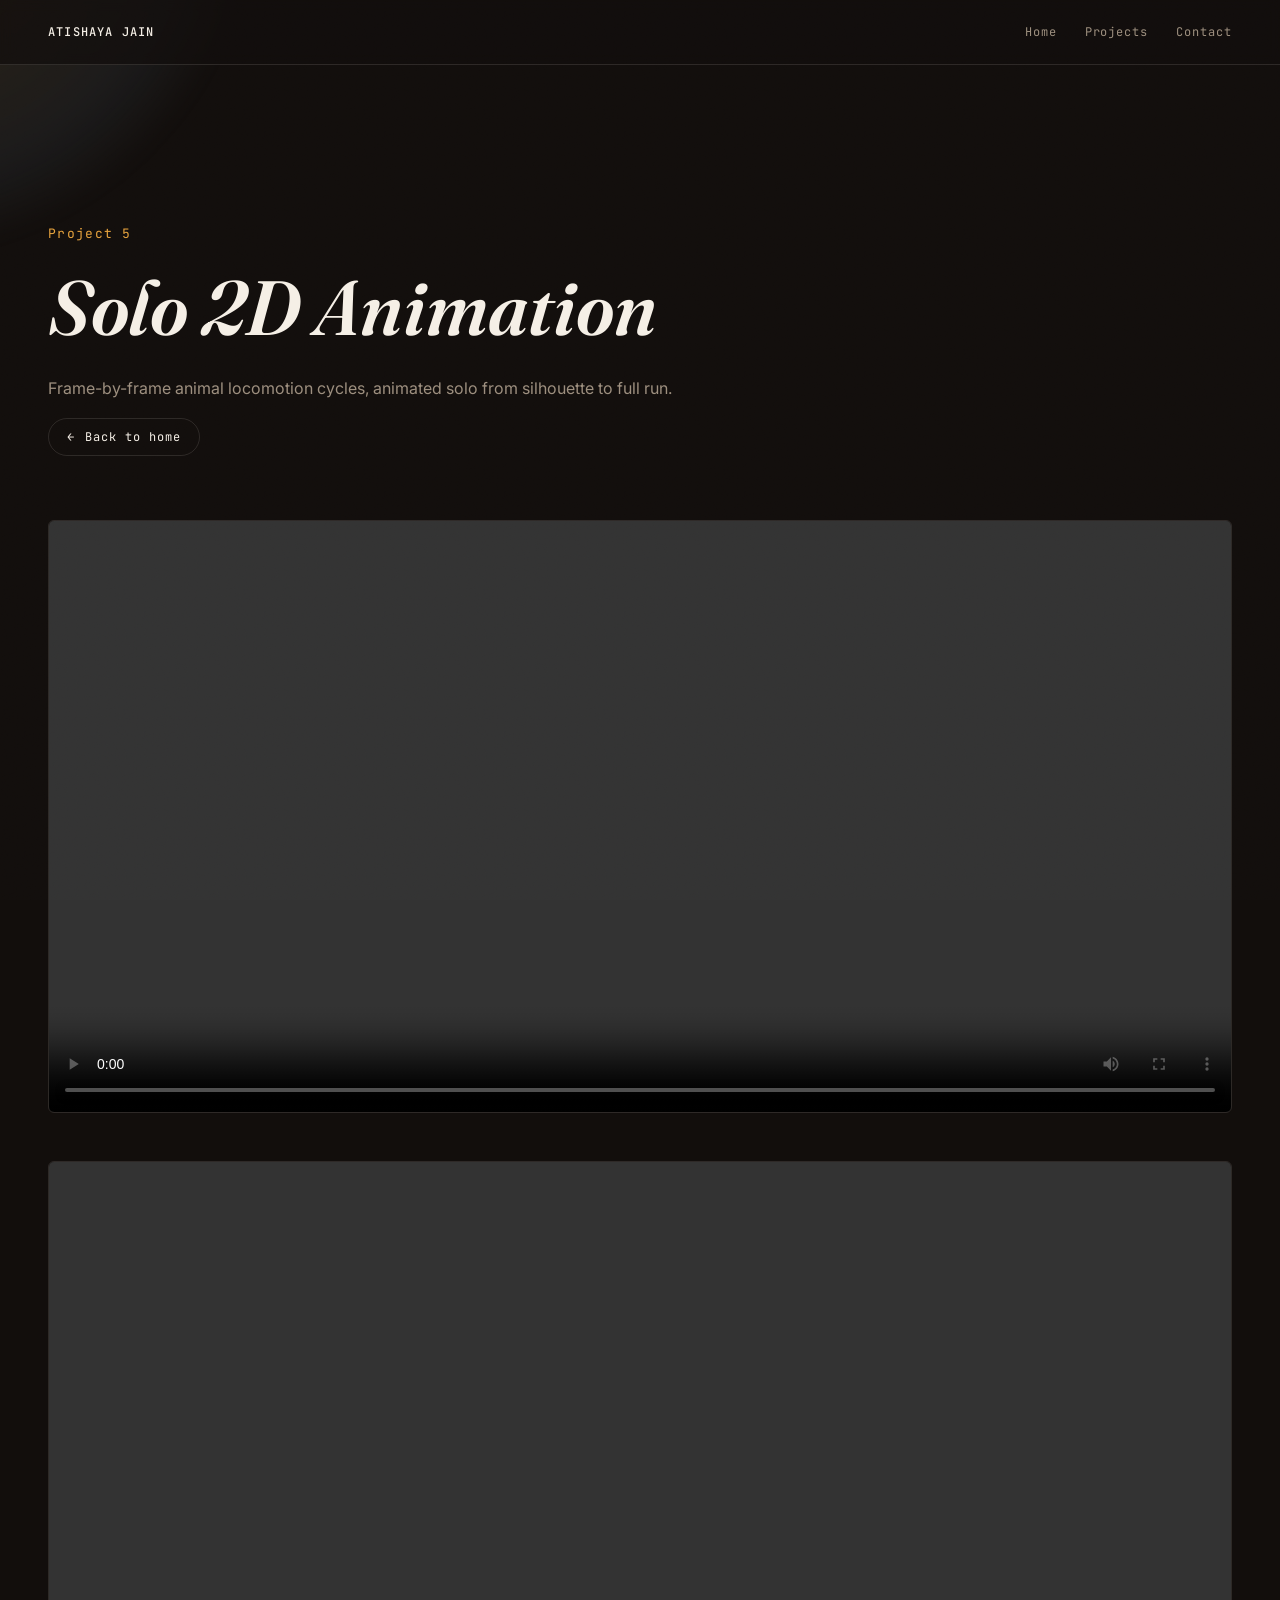
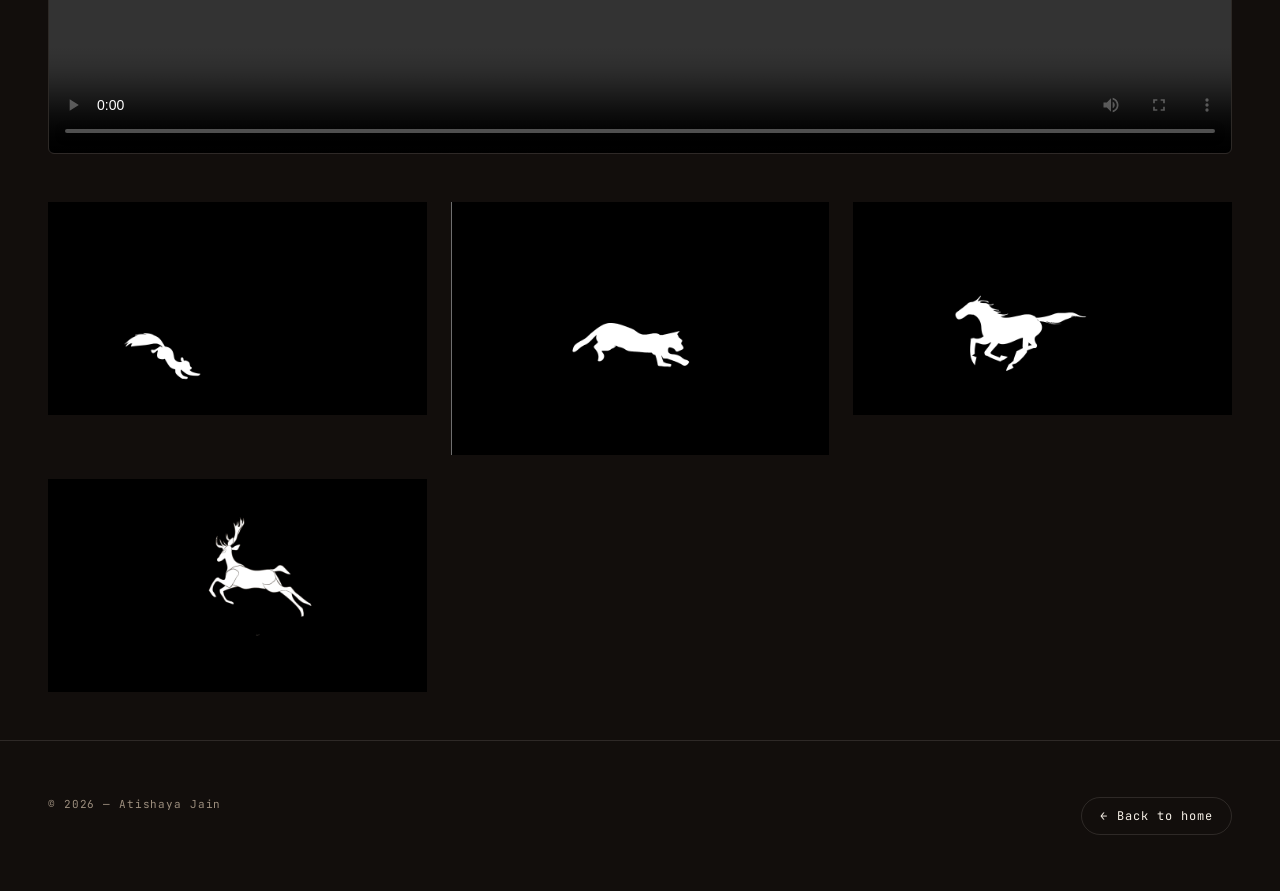
<file: project-5.html>
<!DOCTYPE html>
<html lang="en">
<head>
<meta charset="UTF-8">
<meta name="viewport" content="width=device-width, initial-scale=1.0">
<title>Solo 2D Animation — Atishaya Jain</title>
<link rel="stylesheet" href="assets/style.css">
</head>
<body>

<div class="grain"></div>
<div class="blob" id="blob"></div>

<nav>
  <a class="mark" href="index.html">ATISHAYA JAIN</a>
  <div class="links">
    <a href="index.html">Home</a>
    <a href="projects.html">Projects</a>
    <a href="contact.html">Contact</a>
  </div>
</nav>

<section class="project-hero">
  <span class="num">Project 5</span>
  <h1 class="reveal in">Solo 2D Animation</h1>
  <p class="lede reveal in">Frame-by-frame animal locomotion cycles, animated solo from silhouette to full run.</p>
  <a class="back-home" href="index.html"><span class="arrow">←</span> Back to home</a>
</section>

<div class="media-block reveal">
  <video controls playsinline src="assets/media/project_5_1.mp4"></video>
</div>

<div class="media-block reveal">
  <video controls playsinline src="assets/media/project_5_2.mp4"></video>
</div>

<div class="media-grid">
  <div class="reveal">
    <img src="assets/media/project_5_3.gif" alt="Fox run cycle silhouette animation">
  </div>
  <div class="reveal">
    <img src="assets/media/project_5_4.gif" alt="Cat run cycle silhouette animation">
  </div>
  <div class="reveal">
    <img src="assets/media/project_5_5.gif" alt="Horse gallop cycle silhouette animation">
  </div>
  <div class="reveal">
    <img src="assets/media/project_5_6.gif" alt="Deer leap cycle silhouette animation">
  </div>
</div>

<footer class="site-footer">
  <span>© 2026 — Atishaya Jain</span>
  <a class="back-home" href="index.html"><span class="arrow">←</span> Back to home</a>
</footer>

<script src="assets/script.js"></script>
</body>
</html>
</file>
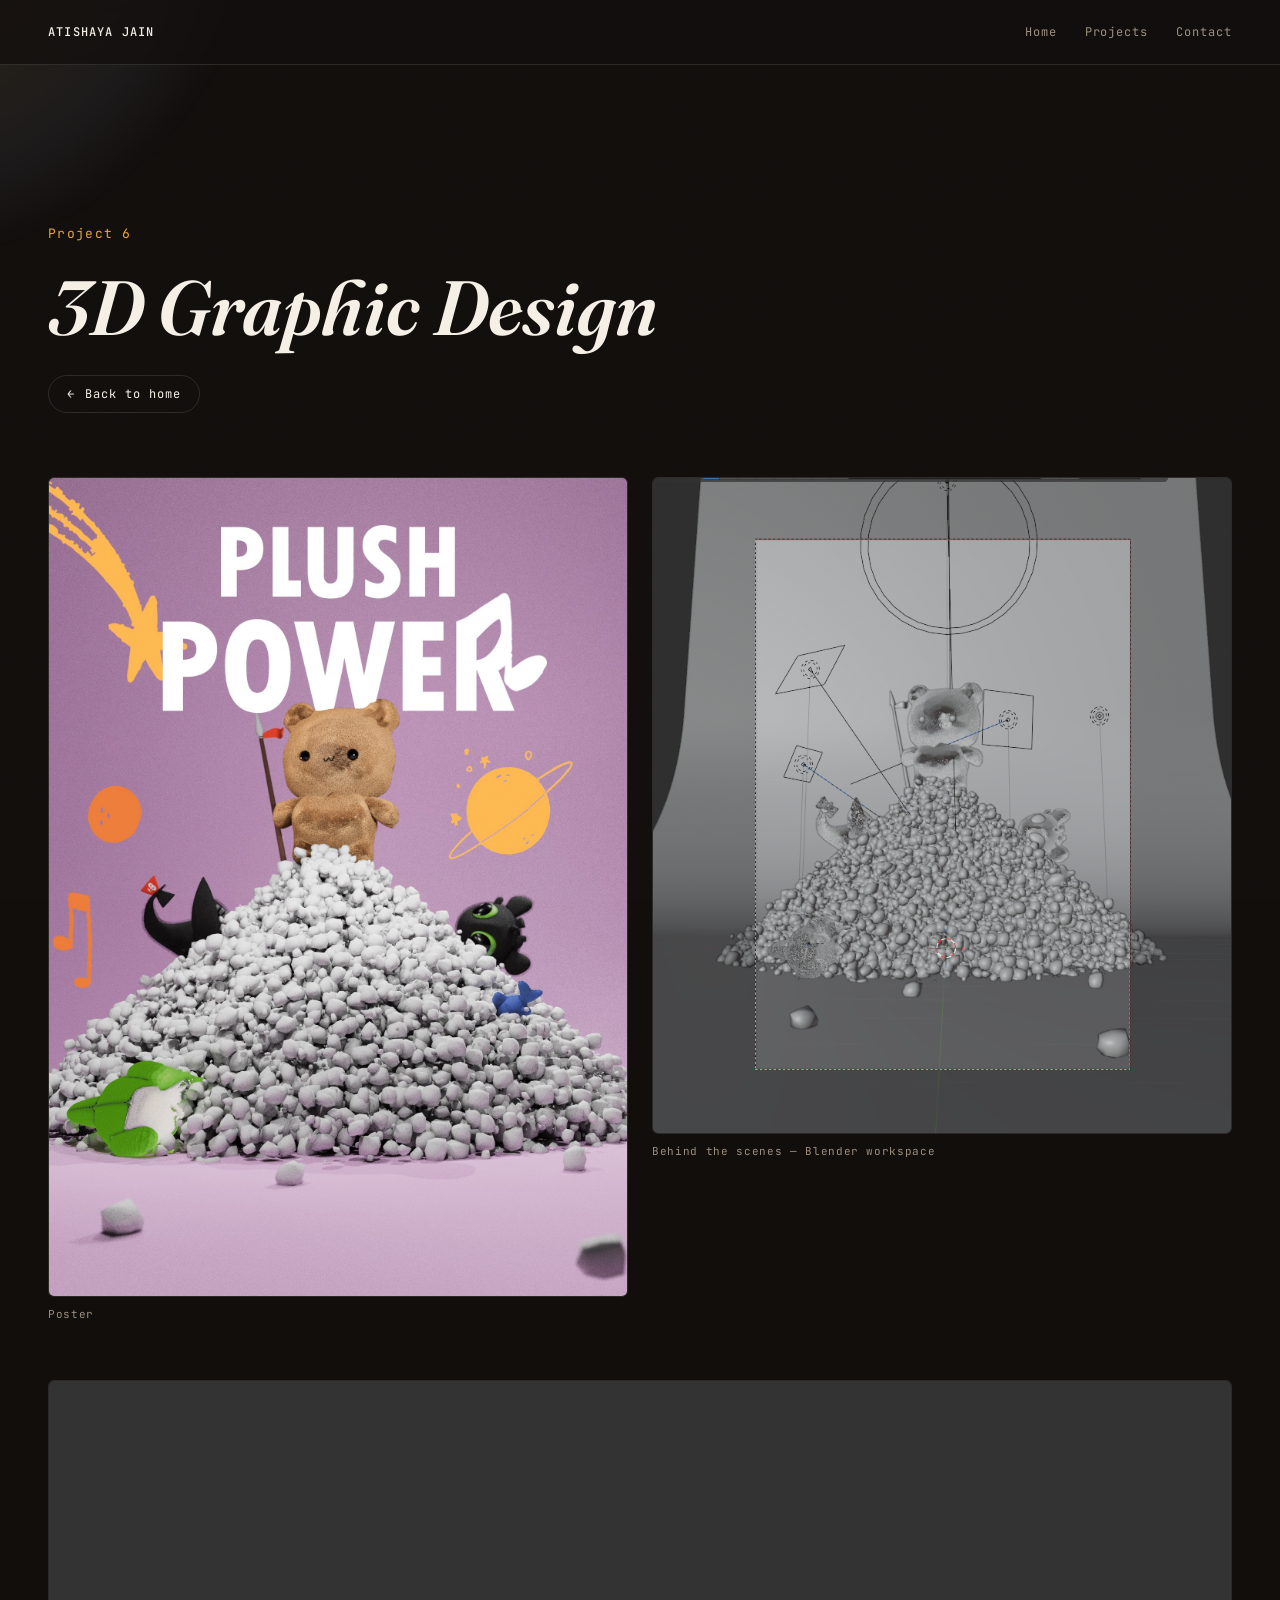
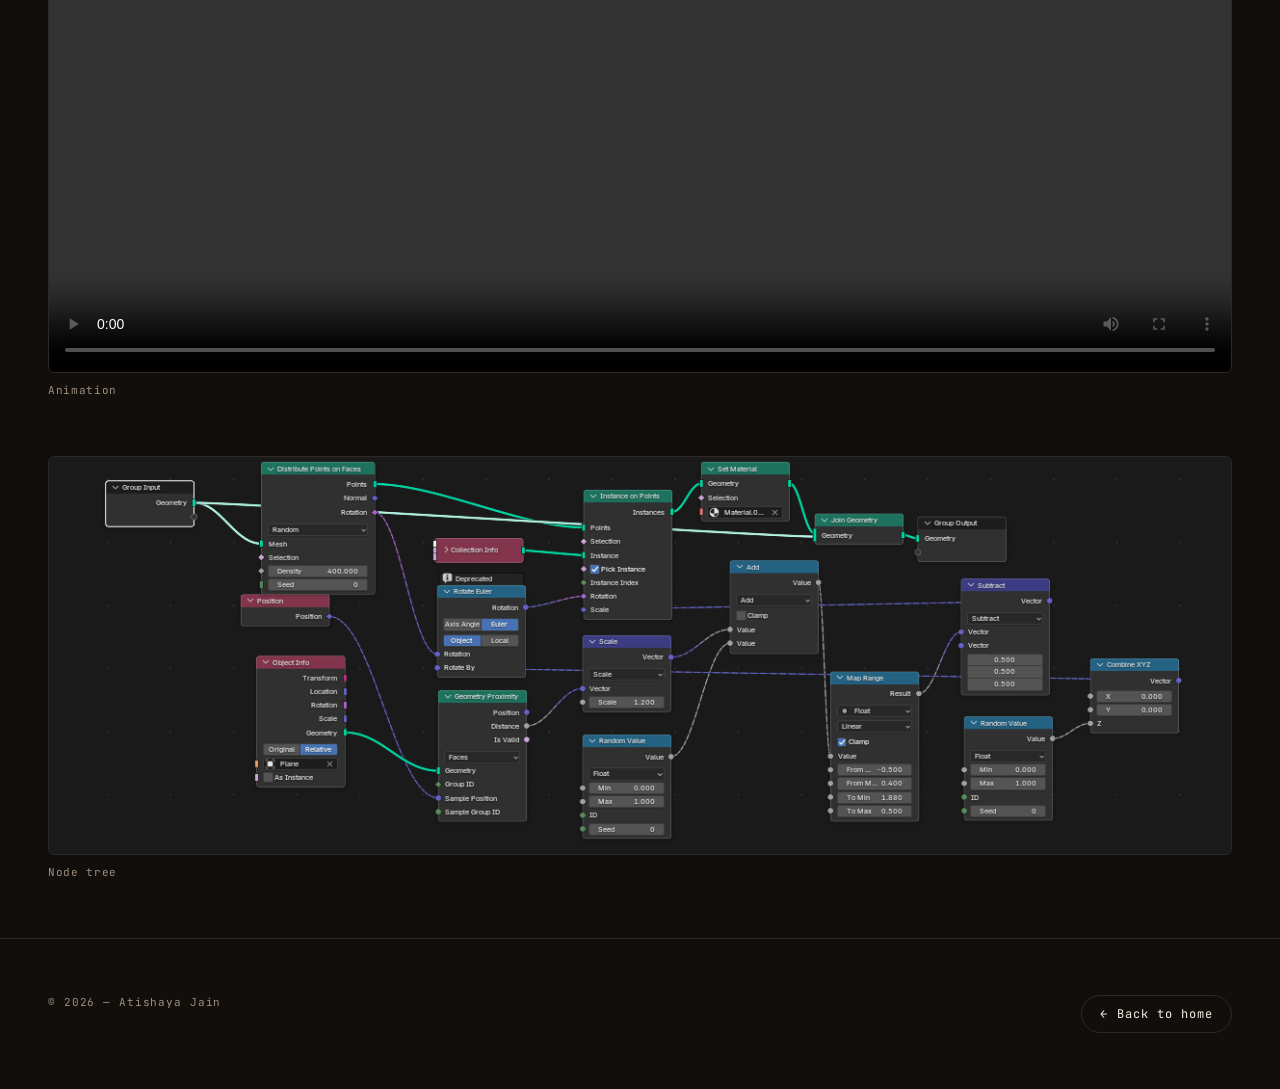
<file: project-6.html>
<!DOCTYPE html>
<html lang="en">
<head>
<meta charset="UTF-8">
<meta name="viewport" content="width=device-width, initial-scale=1.0">
<title>3D Graphic Design — Atishaya Jain</title>
<link rel="stylesheet" href="assets/style.css">
</head>
<body>

<div class="grain"></div>
<div class="blob" id="blob"></div>

<nav>
  <a class="mark" href="index.html">ATISHAYA JAIN</a>
  <div class="links">
    <a href="index.html">Home</a>
    <a href="projects.html">Projects</a>
    <a href="contact.html">Contact</a>
  </div>
</nav>

<section class="project-hero">
  <span class="num">Project 6</span>
  <h1 class="reveal in">3D Graphic Design</h1>
  <a class="back-home" href="index.html"><span class="arrow">←</span> Back to home</a>
</section>

<div class="media-grid">
  <div class="reveal">
    <img src="assets/media/project_6_poster.jpg" alt="Plush Power poster: a teddy bear holding a spear on top of a pile of stuffing" style="width:100%; border-radius:6px; border:1px solid var(--line);">
    <p class="media-caption">Poster</p>
  </div>
  <div class="reveal">
    <img src="assets/media/project_6_workspace.png.png" alt="Blender workspace showing the poster scene setup" style="width:100%; border-radius:6px; border:1px solid var(--line);">
    <p class="media-caption">Behind the scenes — Blender workspace</p>
  </div>
</div>

<div class="media-block reveal">
  <video controls playsinline src="assets/media/project_6.mp4"></video>
  <p class="media-caption">Animation</p>
</div>

<div class="media-block reveal">
  <img src="assets/media/project_6_nodes.png" alt="Blender node tree used to build the scene" style="max-width:1227px;">
  <p class="media-caption">Node tree</p>
</div>

<footer class="site-footer">
  <span>© 2026 — Atishaya Jain</span>
  <a class="back-home" href="index.html"><span class="arrow">←</span> Back to home</a>
</footer>

<script src="assets/script.js"></script>
</body>
</html>
</file>
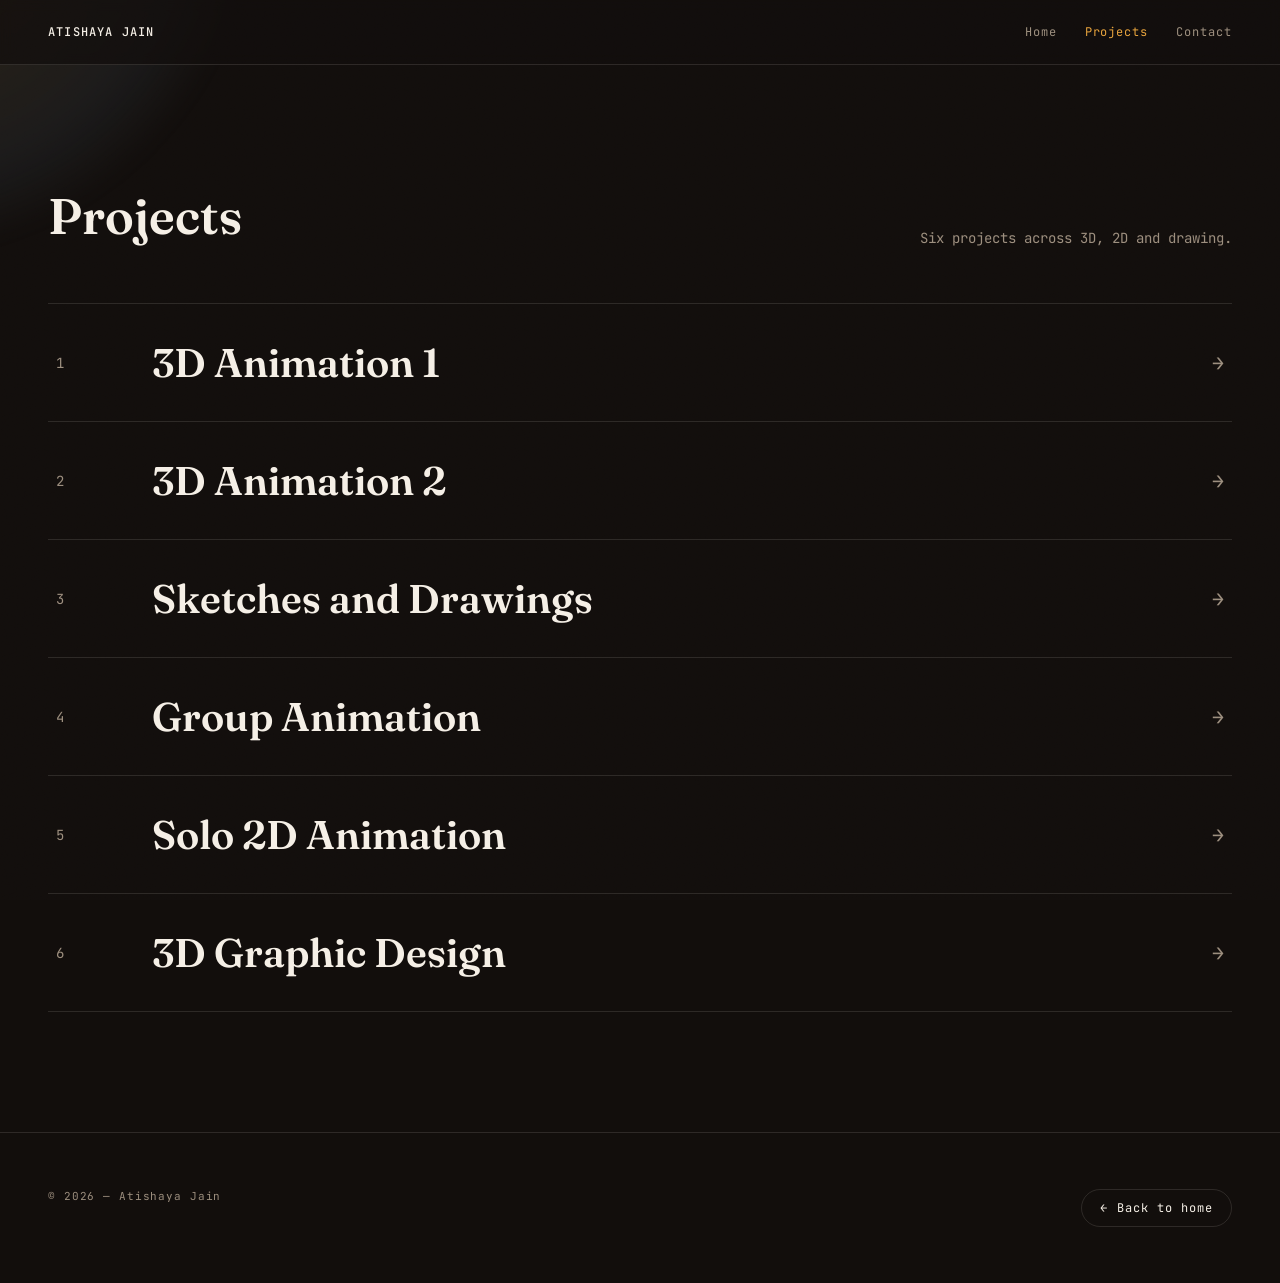
<file: projects.html>
<!DOCTYPE html>
<html lang="en">
<head>
<meta charset="UTF-8">
<meta name="viewport" content="width=device-width, initial-scale=1.0">
<title>Projects — Atishaya Jain</title>
<link rel="stylesheet" href="assets/style.css">
</head>
<body>

<div class="grain"></div>
<div class="blob" id="blob"></div>

<nav>
  <a class="mark" href="index.html">ATISHAYA JAIN</a>
  <div class="links">
    <a href="index.html">Home</a>
    <a href="projects.html" class="active">Projects</a>
    <a href="contact.html">Contact</a>
  </div>
</nav>

<section class="projects-wrap">
  <div class="section-head reveal">
    <h2>Projects</h2>
    <p>Six projects across 3D, 2D and drawing.</p>
  </div>

  <div class="plist">
    <a class="prow reveal" href="project-1.html">
      <div class="glow"></div>
      <span class="num">1</span>
      <h3>3D Animation 1</h3>
      <span class="arrow">→</span>
    </a>
    <a class="prow reveal" href="project-2.html">
      <div class="glow"></div>
      <span class="num">2</span>
      <h3>3D Animation 2</h3>
      <span class="arrow">→</span>
    </a>
    <a class="prow reveal" href="project-3.html">
      <div class="glow"></div>
      <span class="num">3</span>
      <h3>Sketches and Drawings</h3>
      <span class="arrow">→</span>
    </a>
    <a class="prow reveal" href="project-4.html">
      <div class="glow"></div>
      <span class="num">4</span>
      <h3>Group Animation</h3>
      <span class="arrow">→</span>
    </a>
    <a class="prow reveal" href="project-5.html">
      <div class="glow"></div>
      <span class="num">5</span>
      <h3>Solo 2D Animation</h3>
      <span class="arrow">→</span>
    </a>
    <a class="prow reveal" href="project-6.html">
  <div class="glow"></div>
  <span class="num">6</span>
  <h3>3D Graphic Design</h3>
  <span class="arrow">→</span>
</a>
  </div>
</section>

<footer class="site-footer">
  <span>© 2026 — Atishaya Jain</span>
  <a class="back-home" href="index.html"><span class="arrow">←</span> Back to home</a>
</footer>

<script src="assets/script.js"></script>
</body>
</html>
</file>
<file: assets/style.css>
@import url('https://fonts.googleapis.com/css2?family=Fraunces:ital,opsz,wght@0,9..144,300;0,9..144,600;1,9..144,600&family=Inter:wght@400;500&family=JetBrains+Mono:wght@400;500&display=swap');

:root{
  --bg:#120E0C;
  --surface:#1C1611;
  --line: rgba(245,239,230,0.12);
  --text:#F5EFE6;
  --muted:#9C8E7E;
  --amber:#E8A33D;
  --blue:#6E8CA0;
}
*{box-sizing:border-box;}
html{scroll-behavior:smooth;}
body{
  margin:0;
  background:var(--bg);
  color:var(--text);
  font-family:'Inter',sans-serif;
  overflow-x:hidden;
}
::selection{background:var(--amber); color:#120E0C;}
img,video{max-width:100%; display:block;}

.grain{
  position:fixed; inset:0; pointer-events:none; z-index:50;
  opacity:0.05; mix-blend-mode:overlay;
  background-image:url("data:image/svg+xml,%3Csvg xmlns='http://www.w3.org/2000/svg' width='120' height='120'%3E%3Cfilter id='n'%3E%3CfeTurbulence type='fractalNoise' baseFrequency='0.9' numOctaves='2' stitchTiles='stitch'/%3E%3C/filter%3E%3Crect width='100%25' height='100%25' filter='url(%23n)'/%3E%3C/svg%3E");
}
.blob{
  position:fixed; width:520px; height:520px; border-radius:50%;
  background:radial-gradient(circle at 30% 30%, rgba(232,163,61,0.16), rgba(110,140,160,0.10) 55%, transparent 70%);
  filter:blur(10px);
  pointer-events:none; z-index:1;
  transform:translate(-50%,-50%);
  transition:left 0.9s cubic-bezier(.2,.8,.2,1), top 0.9s cubic-bezier(.2,.8,.2,1);
}

nav{
  position:sticky; top:0; left:0; right:0; z-index:40;
  display:flex; justify-content:space-between; align-items:center;
  padding:24px 48px; font-family:'JetBrains Mono',monospace; font-size:12px;
  letter-spacing:0.08em; color:var(--muted);
  background:rgba(18,14,12,0.75); backdrop-filter:blur(6px);
  border-bottom:1px solid var(--line);
}
nav .mark{color:var(--text); font-weight:500; text-decoration:none; letter-spacing:0.1em;}
nav .links{display:flex; gap:28px;}
nav a{color:var(--muted); text-decoration:none;}
nav a:hover, nav a.active{color:var(--amber);}

section{position:relative; z-index:2;}

.back-home{
  display:inline-flex; align-items:center; gap:10px;
  font-family:'JetBrains Mono',monospace; font-size:12px; letter-spacing:0.08em;
  color:var(--text); text-decoration:none; border:1px solid var(--line);
  padding:10px 18px; border-radius:30px; transition:border-color 0.3s, color 0.3s, background 0.3s;
}
.back-home:hover{color:var(--amber); border-color:var(--amber); background:rgba(232,163,61,0.08);}
.back-home .arrow{transition:transform 0.3s;}
.back-home:hover .arrow{transform:translateX(-4px);}

/* HERO (home page) */
.hero{
  min-height:92vh; display:flex; flex-direction:column; justify-content:center;
  padding:0 48px; position:relative;
}
.hero-eyebrow{
  font-family:'JetBrains Mono',monospace; font-size:12px; letter-spacing:0.15em;
  color:var(--amber); text-transform:uppercase; margin-bottom:18px;
  display:flex; align-items:center; gap:10px;
}
.hero-eyebrow .dot{width:6px; height:6px; border-radius:50%; background:var(--amber); animation:pulse 1.6s infinite ease-in-out;}
@keyframes pulse{0%,100%{opacity:1;} 50%{opacity:0.25;}}

h1.kinetic{
  font-family:'Fraunces',serif; font-weight:600; font-style:italic;
  font-size:clamp(40px, 8vw, 116px); line-height:1.02; margin:0; max-width:1150px;
}
h1.kinetic .word{display:inline-block; overflow:hidden; vertical-align:top; margin-right:0.28em;}
h1.kinetic .word span{
  display:inline-block; transform:translateY(110%); opacity:0;
  animation:riseIn 0.9s cubic-bezier(.2,.8,.2,1) forwards;
}
@keyframes riseIn{to{transform:translateY(0); opacity:1;}}

.hero-sub{
  margin-top:28px; max-width:560px; color:var(--muted); font-size:16px; line-height:1.7;
  opacity:0; animation:fadeUp 0.8s ease forwards; animation-delay:1.1s;
}
@keyframes fadeUp{from{opacity:0; transform:translateY(10px);} to{opacity:1; transform:translateY(0);}}

.hero-actions{
  margin-top:36px; display:flex; gap:16px; flex-wrap:wrap;
  opacity:0; animation:fadeUp 0.8s ease forwards; animation-delay:1.2s;
}
.btn{
  font-family:'JetBrains Mono',monospace; font-size:13px; letter-spacing:0.06em;
  padding:14px 26px; border-radius:30px; text-decoration:none; transition:all 0.3s;
}
.btn.primary{background:var(--amber); color:#120E0C;}
.btn.primary:hover{background:#f5b85c;}
.btn.ghost{border:1px solid var(--line); color:var(--text);}
.btn.ghost:hover{border-color:var(--amber); color:var(--amber);}

.timecode{
  position:absolute; right:48px; bottom:48px;
  font-family:'JetBrains Mono',monospace; font-size:13px; color:var(--muted);
  letter-spacing:0.1em; text-align:right;
  opacity:0; animation:fadeUp 0.8s ease forwards; animation-delay:1.3s;
}
.timecode .big{color:var(--text); font-size:15px; display:block; margin-bottom:4px;}

.scroll-hint{
  position:absolute; left:48px; bottom:48px; display:flex; align-items:center; gap:10px;
  font-family:'JetBrains Mono',monospace; font-size:11px; color:var(--muted); letter-spacing:0.1em;
  opacity:0; animation:fadeUp 0.8s ease forwards; animation-delay:1.4s;
}
.scroll-hint .line{width:28px; height:1px; background:var(--muted); position:relative; overflow:hidden;}
.scroll-hint .line::after{content:''; position:absolute; left:-100%; top:0; width:100%; height:100%; background:var(--amber); animation:scrollLine 1.8s infinite ease-in-out;}
@keyframes scrollLine{0%{left:-100%;} 50%{left:0;} 100%{left:100%;}}

/* MARQUEE */
.marquee-wrap{
  border-top:1px solid var(--line); border-bottom:1px solid var(--line);
  padding:22px 0; overflow:hidden; background:var(--surface);
}
.marquee{display:flex; width:max-content; animation:scroll 26s linear infinite;}
.marquee span{
  font-family:'JetBrains Mono',monospace; font-size:14px; color:var(--muted);
  padding:0 28px; white-space:nowrap; display:flex; align-items:center; gap:28px;
}
.marquee span b{color:var(--text); font-weight:500;}
.marquee span::after{content:'/'; color:var(--amber);}
@keyframes scroll{from{transform:translateX(0);} to{transform:translateX(-50%);}}

/* SECTION HEAD */
.section-head{
  display:flex; justify-content:space-between; align-items:flex-end;
  margin-bottom:56px; flex-wrap:wrap; gap:20px;
}
.section-head h2{
  font-family:'Fraunces',serif; font-weight:600; font-size:clamp(30px,4vw,50px); margin:0;
}
.section-head p{color:var(--muted); font-size:14px; max-width:340px; margin:0; font-family:'JetBrains Mono',monospace;}

/* PROJECTS LIST */
.projects-wrap{padding:120px 48px;}
.plist{display:flex; flex-direction:column;}
.prow{
  display:grid; grid-template-columns:64px 1fr auto; align-items:center; gap:32px;
  padding:34px 8px; border-top:1px solid var(--line); cursor:pointer;
  position:relative; overflow:hidden; text-decoration:none; color:var(--text);
}
.plist .prow:last-child{border-bottom:1px solid var(--line);}
.prow .num{font-family:'JetBrains Mono',monospace; color:var(--muted); font-size:14px;}
.prow h3{
  font-family:'Fraunces',serif; font-weight:600; font-size:clamp(22px,3.2vw,40px); margin:0;
  transition:transform 0.4s cubic-bezier(.2,.8,.2,1), color 0.4s;
}
.prow .arrow{color:var(--muted); font-family:'JetBrains Mono',monospace; font-size:20px; transition:transform 0.4s, color 0.4s;}
.prow .glow{
  position:absolute; inset:0; background:linear-gradient(90deg, transparent, rgba(232,163,61,0.06), transparent);
  transform:translateX(-100%); transition:transform 0.6s cubic-bezier(.2,.8,.2,1);
}
.prow:hover .glow{transform:translateX(0);}
.prow:hover h3{transform:translateX(14px); color:var(--amber);}
.prow:hover .num, .prow:hover .arrow{color:var(--amber);}
.prow:hover .arrow{transform:translateX(6px);}

.reveal{opacity:0; transform:translateY(28px); transition:opacity 0.7s ease, transform 0.7s cubic-bezier(.2,.8,.2,1);}
.reveal.in{opacity:1; transform:translateY(0);}

/* PROJECT DETAIL PAGE */
.project-hero{padding:160px 48px 64px;}
.project-hero .num{font-family:'JetBrains Mono',monospace; color:var(--amber); font-size:13px; letter-spacing:0.1em; margin-bottom:18px; display:block;}
.project-hero h1{font-family:'Fraunces',serif; font-weight:600; font-style:italic; font-size:clamp(36px,6vw,84px); margin:0 0 20px; max-width:900px;}
.project-hero .lede{color:var(--muted); font-size:16px; line-height:1.7; max-width:640px;}

.media-block{padding:0 48px 48px;}
.media-block video, .media-block img{
  width:100%; border-radius:6px; border:1px solid var(--line);
}
.media-grid{
  display:grid; grid-template-columns:repeat(auto-fit,minmax(320px,1fr)); gap:24px;
  padding:0 48px 48px;
}
.media-caption{font-family:'JetBrains Mono',monospace; font-size:11px; color:var(--muted); letter-spacing:0.06em; margin-top:10px;}

.info-block{padding:64px 48px 40px; max-width:840px;}
.info-block h2{font-family:'Fraunces',serif; font-style:italic; font-weight:600; font-size:clamp(22px,3vw,32px); margin:0 0 18px;}
.info-block p{color:var(--muted); font-size:15px; line-height:1.8; margin:0 0 20px;}
.info-block .lead-note{color:var(--text); font-size:16px; line-height:1.8; margin:0 0 28px; padding:20px 24px; background:var(--surface); border-left:2px solid var(--amber); border-radius:0;}

.info-images{padding:0 48px 100px; display:flex; flex-direction:column; gap:32px;}
.info-images img{border:1px solid var(--line); border-radius:6px;}

/* SKILLS */
.skills{padding:110px 48px; background:var(--surface); border-top:1px solid var(--line); border-bottom:1px solid var(--line);}
.skills-grid{display:grid; grid-template-columns:repeat(auto-fit,minmax(220px,1fr)); gap:1px; background:var(--line); margin-top:52px;}
.skill{background:var(--bg); padding:30px 26px;}
.skill .idx{font-family:'JetBrains Mono',monospace; color:var(--amber); font-size:12px; margin-bottom:14px; display:block;}
.skill h4{font-family:'Fraunces',serif; font-style:italic; font-weight:600; font-size:21px; margin:0 0 10px;}
.skill ul{margin:0; padding:0; list-style:none;}
.skill li{color:var(--muted); font-size:13.5px; line-height:2;}

/* CONTACT */
.contact-hero{padding:170px 48px 140px; text-align:center;}
.contact-hero h1{
  font-family:'Fraunces',serif; font-style:italic; font-weight:600;
  font-size:clamp(34px,6vw,78px); margin:0 0 32px;
}
.cut-link{
  display:inline-block; color:var(--text); text-decoration:none; font-size:16px;
  border-bottom:1px solid var(--muted); padding-bottom:4px; font-family:'JetBrains Mono',monospace;
  letter-spacing:0.06em; transition:border-color 0.3s, color 0.3s;
  margin:0 12px;
}
.cut-link:hover{color:var(--amber); border-color:var(--amber);}
.contact-details{margin-top:20px; color:var(--muted); font-family:'JetBrains Mono',monospace; font-size:13px;}

footer.site-footer{
  padding:56px 48px; display:flex; justify-content:space-between; color:var(--muted);
  font-family:'JetBrains Mono',monospace; font-size:11px; letter-spacing:0.08em; flex-wrap:wrap; gap:12px;
  border-top:1px solid var(--line);
}

.headshot-wrap{
  padding:0 48px 40px;
}
.headshot-wrap img{
  max-width:220px; border-radius:6px; border:1px solid var(--line); filter:grayscale(1);
}

@media (max-width:720px){
  nav{padding:16px 20px;}
  .hero, .projects-wrap, .skills, .project-hero, .media-block, .media-grid, .info-block, .info-images, .contact-hero, footer.site-footer, .headshot-wrap{
    padding-left:20px; padding-right:20px;
  }
  .timecode, .scroll-hint{position:static; margin-top:36px;}
  .prow{grid-template-columns:40px 1fr; row-gap:8px;}
  .prow .arrow{display:none;}
}

@media (prefers-reduced-motion: reduce){
  *{animation-duration:0.01ms !important; animation-iteration-count:1 !important; transition-duration:0.01ms !important;}
}
</file>
